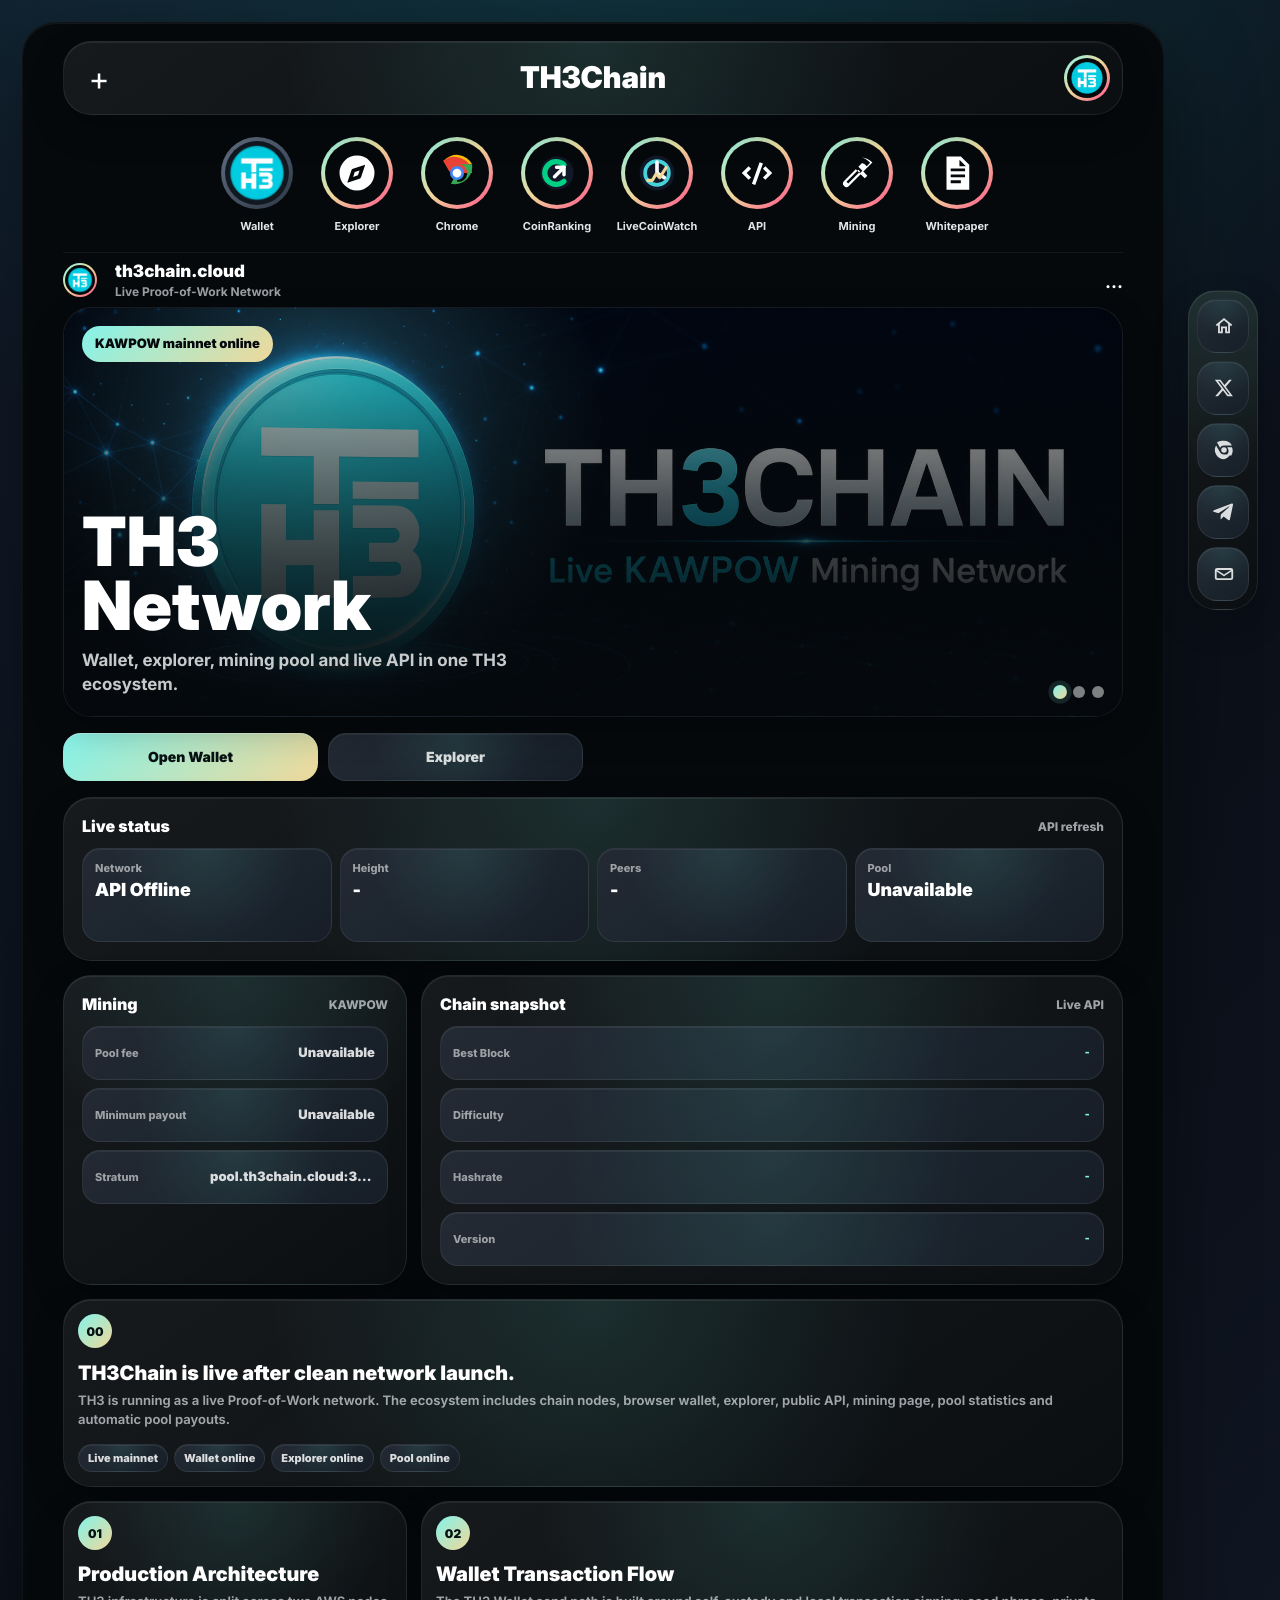
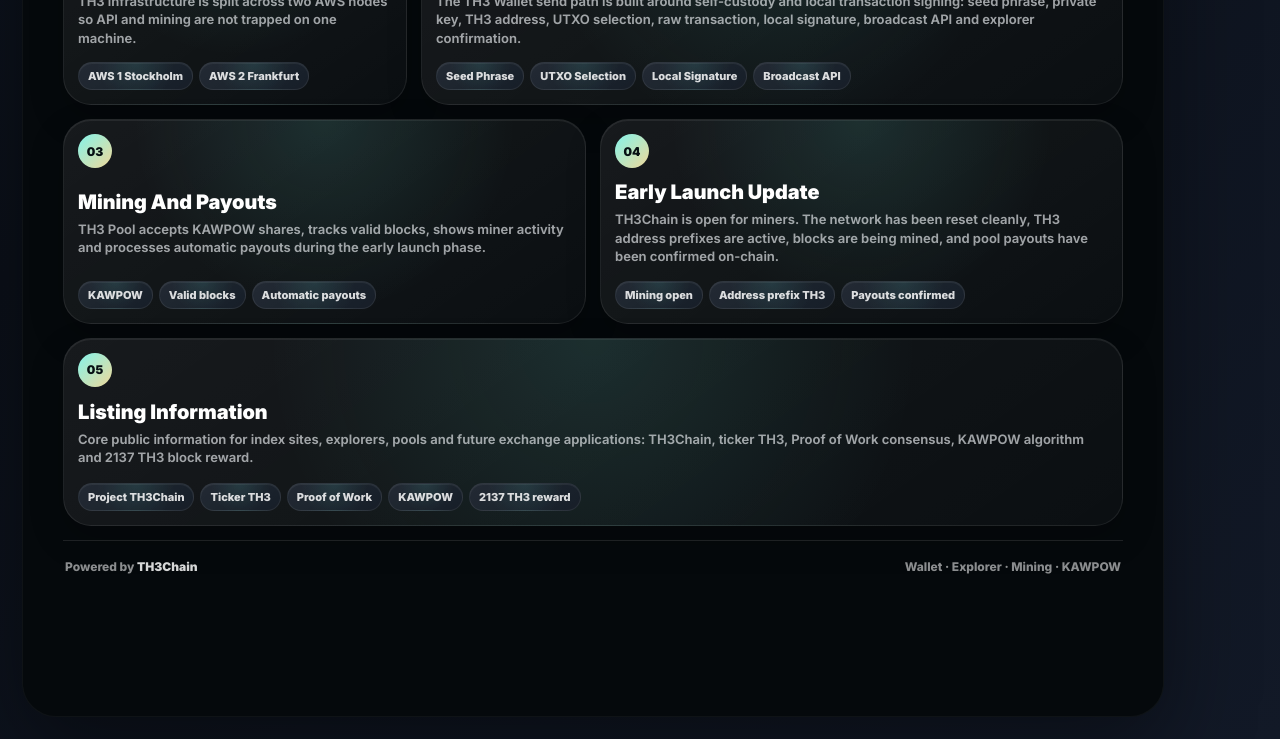
<file: index.html>
<!DOCTYPE html>
<html lang="en">
<head>
<meta charset="UTF-8">
<meta name="viewport" content="width=device-width, initial-scale=1.0">
<meta name="theme-color" content="#05090c">
<title>TH3Chain | Live Network</title>
<link rel="icon" type="image/png" href="/favicon.png">
<link rel="apple-touch-icon" href="/apple-touch-icon.png">
<meta property="og:title" content="TH3Chain">
<meta property="og:image" content="https://th3chain.cloud/assets/th3-logo.png">
<meta name="twitter:card" content="summary_large_image">
<meta name="twitter:title" content="TH3Chain">
<meta name="twitter:image" content="https://th3chain.cloud/assets/th3-logo.png">
<style>
@import url("https://fonts.googleapis.com/css2?family=Inter:wght@400;600;700;800;900&display=swap");

:root{
  color-scheme:dark;
  --page:#07111f;
  --phone:#05090c;
  --panel:#101820;
  --panel-2:#151d25;
  --line:rgba(255,255,255,.08);
  --line-strong:rgba(255,255,255,.18);
  --text:#f8fbff;
  --muted:rgba(248,251,255,.62);
  --soft:rgba(248,251,255,.42);
  --aqua:#84f3ea;
  --gold:#efd89a;
  --red:#ff6b82;
}

*{
  box-sizing:border-box;
}

html,
body{
  margin:0;
  min-height:100%;
  background:var(--page);
  color:var(--text);
  font-family:Inter,-apple-system,BlinkMacSystemFont,"Segoe UI",sans-serif;
  letter-spacing:0;
}

body{
  min-height:100dvh;
  display:grid;
  place-items:center;
  overflow-x:hidden;
  overflow-y:auto;
  background:
    radial-gradient(circle at 18% 8%, rgba(255,107,53,.35), transparent 28rem),
    radial-gradient(circle at 88% 14%, rgba(103,215,255,.32), transparent 30rem),
    radial-gradient(circle at 50% 92%, rgba(255,209,102,.13), transparent 34rem),
    linear-gradient(145deg,#0a1829 0%,#07111f 48%,#020617 100%);
  -webkit-font-smoothing:antialiased;
  text-rendering:geometricPrecision;
}

body::before{
  content:"";
  position:fixed;
  inset:0;
  z-index:-2;
  pointer-events:none;
  background:
    linear-gradient(115deg,transparent 0 44%,rgba(255,107,53,.18) 44% 45%,transparent 45% 100%),
    linear-gradient(118deg,transparent 0 50%,rgba(255,209,102,.10) 50% 50.6%,transparent 50.6% 100%),
    linear-gradient(180deg,rgba(255,255,255,.055),transparent 42%);
  mask-image:linear-gradient(to bottom,rgba(0,0,0,.9),transparent 82%);
}

body::after{
  content:"";
  position:fixed;
  inset:0;
  z-index:-1;
  pointer-events:none;
  background-image:
    linear-gradient(rgba(255,255,255,.035) 1px,transparent 1px),
    linear-gradient(90deg,rgba(255,255,255,.03) 1px,transparent 1px);
  background-size:44px 44px;
  opacity:.22;
  mask-image:radial-gradient(circle at center,black,transparent 78%);
}

a{
  color:inherit;
  text-decoration:none;
}

.phone{
  position:relative;
  width:min(390px,100vw);
  height:min(844px,100dvh);
  display:flex;
  flex-direction:column;
  overflow:hidden;
  background:var(--phone);
  border:1px solid rgba(255,255,255,.04);
  border-radius:34px;
  box-shadow:0 30px 90px rgba(0,0,0,.42), inset 0 1px 0 rgba(255,255,255,.06);
}

.topbar{
  height:86px;
  min-height:86px;
  display:grid;
  grid-template-columns:48px 1fr 48px;
  align-items:end;
  gap:8px;
  padding:0 18px 15px;
  background:var(--phone);
}

.topbar h1{
  margin:0;
  color:#fff;
  font-size:29px;
  font-weight:900;
  line-height:1;
  text-align:center;
}

.top-action{
  width:42px;
  height:42px;
  display:grid;
  place-items:center;
  border-radius:16px;
  color:#fff;
  background:transparent;
  font-size:32px;
  font-weight:400;
}

.brand-mark{
  width:42px;
  height:42px;
  justify-self:end;
  padding:3px;
  border:3px solid transparent;
  border-radius:50%;
  background:
    linear-gradient(#101820,#101820) padding-box,
    linear-gradient(140deg,#ffcc00,#ff4b00 33%,#ff0069 65%,#d300c5) border-box;
}

.stories{
  height:122px;
  min-height:122px;
  display:flex;
  gap:18px;
  overflow-x:auto;
  overflow-y:hidden;
  padding:8px 16px 13px;
  border-bottom:1px solid rgba(255,255,255,.06);
  scrollbar-width:none;
}

.stories::-webkit-scrollbar{
  display:none;
}

.story{
  width:76px;
  min-width:76px;
  display:grid;
  justify-items:center;
  align-content:start;
  gap:8px;
}

.story-ring{
  width:72px;
  height:72px;
  display:grid;
  place-items:center;
  border:4px solid transparent;
  border-radius:999px;
  color:#fff;
  background:
    linear-gradient(var(--phone),var(--phone)) padding-box,
    linear-gradient(135deg,#ff7b00,#ff185f 48%,#e600ff) border-box;
  font-size:18px;
  font-weight:900;
}

.story:first-child .story-ring{
  background:
    linear-gradient(#111820,#111820) padding-box,
    linear-gradient(140deg,#627083,#2d3745) border-box;
}

.story-ring img{
  width:58px;
  height:58px;
  object-fit:contain;
}

.story-ring svg{
  width:42px;
  height:42px;
  display:block;
}

.story strong{
  width:104px;
  overflow:hidden;
  min-height:18px;
  color:rgba(245,247,251,.92);
  font-size:11px;
  font-weight:700;
  line-height:18px;
  text-align:center;
  text-overflow:ellipsis;
  white-space:nowrap;
}

.feed{
  flex:1 1 auto;
  min-height:0;
  overflow-x:hidden;
  overflow-y:auto;
  padding-bottom:94px;
  scrollbar-width:none;
}

.feed::-webkit-scrollbar{
  display:none;
}

.post-head{
  min-height:54px;
  display:grid;
  grid-template-columns:42px 1fr 34px;
  align-items:center;
  gap:10px;
  padding:0 16px;
}

.avatar{
  width:34px;
  height:34px;
  padding:2px;
  border:2px solid transparent;
  border-radius:999px;
  background:
    linear-gradient(var(--phone),var(--phone)) padding-box,
    linear-gradient(135deg,#ff7b00,#ff185f 48%,#e600ff) border-box;
}

.post-head strong{
  display:block;
  color:#fff;
  font-size:17px;
  font-weight:900;
}

.post-head span{
  display:block;
  margin-top:2px;
  color:var(--muted);
  font-size:12px;
  font-weight:700;
}

.dots{
  color:#fff;
  font-size:24px;
  line-height:1;
  text-align:right;
}

.hero{
  padding:0 16px 16px;
}

.hero-card{
  min-height:322px;
  position:relative;
  display:flex;
  flex-direction:column;
  justify-content:space-between;
  overflow:hidden;
  padding:18px;
  border:1px solid var(--line);
  border-radius:22px;
  background:
    linear-gradient(180deg,rgba(5,9,12,.08),rgba(5,9,12,.86)),
    url("/brand/media/th3-banner.png") center/cover no-repeat;
}

.hero-slide{
  position:absolute;
  inset:0;
  display:flex;
  flex-direction:column;
  justify-content:space-between;
  padding:18px;
  color:inherit;
  background:
    linear-gradient(180deg,rgba(5,9,12,.08),rgba(5,9,12,.86)),
    url("/brand/media/th3-banner.png") center/cover no-repeat;
  opacity:0;
  transform:translateX(22px);
  pointer-events:none;
  transition:opacity .5s ease, transform .5s ease;
}

.hero-slide.is-active{
  opacity:1;
  transform:translateX(0);
  pointer-events:auto;
}

.hero-slide::before{
  content:"";
  position:absolute;
  inset:0;
  z-index:0;
  background:
    linear-gradient(180deg,rgba(5,9,12,.06),rgba(5,9,12,.82)),
    radial-gradient(circle at 24% 28%,rgba(132,243,234,.22),transparent 18rem);
  pointer-events:none;
}

.hero-slide::after{
  position:absolute;
  right:18px;
  bottom:60px;
  z-index:0;
  color:rgba(255,255,255,.12);
  font-size:42px;
  font-weight:900;
  line-height:.9;
  text-align:right;
  pointer-events:none;
}

.hero-slide-2{
  background:
    radial-gradient(circle at 18% 22%,rgba(0,208,132,.34),transparent 17rem),
    radial-gradient(circle at 82% 12%,rgba(255,255,255,.16),transparent 16rem),
    linear-gradient(135deg,#101827 0%,#111827 48%,#08251c 100%);
}

.hero-slide-2::before{
  background:
    linear-gradient(180deg,rgba(5,9,12,.10),rgba(5,9,12,.84)),
    repeating-linear-gradient(90deg,transparent 0 34px,rgba(0,208,132,.12) 34px 35px),
    repeating-linear-gradient(0deg,transparent 0 34px,rgba(255,255,255,.07) 34px 35px);
}

.hero-slide-2::after{
  content:"Coin\A Ranking";
  color:rgba(0,208,132,.20);
}

.hero-slide-3{
  background:
    radial-gradient(circle at 20% 18%,rgba(71,209,217,.32),transparent 16rem),
    radial-gradient(circle at 82% 78%,rgba(104,119,255,.24),transparent 16rem),
    linear-gradient(135deg,#101827 0%,#172033 48%,#111827 100%);
}

.hero-slide-3::before{
  background:
    linear-gradient(180deg,rgba(5,9,12,.08),rgba(5,9,12,.84)),
    linear-gradient(135deg,transparent 0 42%,rgba(71,209,217,.18) 42% 43%,transparent 43% 100%),
    repeating-linear-gradient(0deg,transparent 0 28px,rgba(255,255,255,.07) 28px 29px);
}

.hero-slide-3::after{
  content:"LiveCoin\A Watch";
  color:rgba(71,209,217,.20);
}

.hero-slide > *{
  position:relative;
  z-index:1;
}


.hero-dots{
  position:absolute;
  right:18px;
  bottom:18px;
  z-index:10;
  display:flex;
  gap:7px;
  pointer-events:auto;
}

.hero-dots button{
  width:12px;
  height:12px;
  border:0;
  padding:0;
  border-radius:999px;
  background:rgba(255,255,255,.48);
  cursor:pointer;
  transition:background .3s ease, transform .3s ease, box-shadow .3s ease;
}

.hero-dots button.is-active{
  background:linear-gradient(135deg,var(--aqua),var(--gold));
  box-shadow:0 0 0 4px rgba(132,243,234,.12);
  transform:scale(1.16);
}

.livecoinwatch-ring svg{
  width:44px;
  height:44px;
}

.badge{
  width:max-content;
  max-width:100%;
  min-height:36px;
  display:inline-flex;
  align-items:center;
  padding:0 13px;
  border-radius:999px;
  color:#05090c;
  background:linear-gradient(135deg,var(--aqua),var(--gold));
  font-size:13px;
  font-weight:900;
}

.hero-card h2{
  margin:0;
  color:#fff;
  font-size:42px;
  line-height:.95;
  font-weight:900;
}

.hero-card p{
  max-width:292px;
  margin:10px 0 0;
  color:rgba(255,255,255,.78);
  font-size:14px;
  font-weight:700;
  line-height:1.35;
}

.actions{
  display:grid;
  grid-template-columns:1fr 1fr;
  gap:10px;
  padding:0 16px 14px;
}

.button{
  min-height:48px;
  display:flex;
  align-items:center;
  justify-content:center;
  padding:0 14px;
  border:1px solid var(--line);
  border-radius:18px;
  color:#fff;
  background:var(--panel-2);
  font-size:14px;
  font-weight:900;
}

.button.primary{
  color:#05090c;
  border:0;
  background:linear-gradient(135deg,var(--aqua),var(--gold));
}

.stack{
  display:grid;
  gap:10px;
  padding:0 16px 16px;
}

.card,
.feature-card{
  border:1px solid var(--line);
  border-radius:28px;
  background:var(--panel);
}

.card-inner{
  padding:14px;
}

.card-title{
  display:flex;
  align-items:center;
  justify-content:space-between;
  gap:12px;
  margin-bottom:12px;
}

.card-title strong{
  color:#fff;
  font-size:16px;
  font-weight:900;
}

.card-title span{
  color:var(--muted);
  font-size:12px;
  font-weight:800;
}

.live-grid{
  display:grid;
  grid-template-columns:1fr 1fr;
  gap:8px;
}

.stat{
  min-width:0;
  min-height:76px;
  padding:12px;
  border-radius:18px;
  background:var(--panel-2);
}

.stat span,
.row span{
  display:block;
  color:rgba(255,255,255,.56);
  font-size:11px;
  font-weight:800;
}

.stat strong,
.row strong{
  display:block;
  max-width:100%;
  margin-top:6px;
  overflow:hidden;
  color:#fff;
  font-size:18px;
  font-weight:900;
  line-height:1.1;
  text-overflow:ellipsis;
  white-space:nowrap;
}

.live-value{
  color:#fff;
  font-size:18px;
}

.status-online{
  color:var(--aqua);
}

.status-warn{
  color:var(--gold);
}

.status-offline{
  color:var(--red);
}

.rows{
  display:grid;
  gap:8px;
}

.feature-card{
  min-height:188px;
  display:flex;
  flex-direction:column;
  justify-content:space-between;
  gap:14px;
  padding:14px;
}

.feature-card b{
  width:34px;
  height:34px;
  display:grid;
  place-items:center;
  border-radius:50%;
  color:#071013;
  background:linear-gradient(135deg,#84f3ea,#efd89a);
  font-size:12px;
  font-weight:950;
}

.feature-card h3{
  margin:0;
  color:#fff;
  font-size:20px;
  line-height:1.05;
  font-weight:900;
}

.feature-card p{
  margin:8px 0 0;
  color:rgba(248,251,255,.62);
  font-size:13px;
  font-weight:650;
  line-height:1.42;
}

.feature-card .mini-list{
  display:flex;
  flex-wrap:wrap;
  gap:6px;
}

.mini-list span{
  min-height:28px;
  display:inline-flex;
  align-items:center;
  padding:0 9px;
  border:1px solid rgba(255,255,255,.075);
  border-radius:999px;
  color:rgba(255,255,255,.72);
  background:#05090c;
  font-size:11px;
  font-weight:850;
}

.row{
  min-height:54px;
  display:grid;
  grid-template-columns:minmax(0,1fr) minmax(0,165px);
  align-items:center;
  gap:10px;
  padding:10px 12px;
  border-radius:18px;
  background:var(--panel-2);
}

.row strong{
  margin-top:0;
  color:rgba(255,255,255,.84);
  font-size:13px;
  text-align:right;
}

.code{
  color:var(--aqua) !important;
  font-family:ui-monospace,SFMono-Regular,Menlo,Consolas,monospace;
}

.powered-footer{
  display:flex;
  align-items:center;
  justify-content:space-between;
  gap:14px;
  padding:18px 2px 4px;
  border-top:1px solid rgba(255,255,255,.10);
  color:rgba(255,255,255,.54);
  font-size:12px;
  font-weight:800;
}

.powered-footer strong{
  color:rgba(255,255,255,.84);
  font-weight:900;
}

.powered-footer span{
  overflow:hidden;
  text-overflow:ellipsis;
  white-space:nowrap;
}

.dock{
  position:absolute;
  left:50%;
  bottom:18px;
  z-index:20;
  width:calc(100% - 38px);
  min-height:70px;
  transform:translateX(-50%);
  display:grid;
  grid-template-columns:repeat(5,minmax(0,1fr));
  gap:8px;
  padding:8px;
  border:1px solid var(--line-strong);
  border-radius:28px;
  background:rgba(14,20,24,.88);
  box-shadow:0 24px 64px rgba(0,0,0,.36), inset 0 1px 0 rgba(255,255,255,.18);
  backdrop-filter:blur(28px) saturate(170%);
  -webkit-backdrop-filter:blur(28px) saturate(170%);
}

.dock a{
  min-width:0;
  min-height:52px;
  display:grid;
  place-items:center;
  border-radius:20px;
  color:rgba(255,255,255,.72);
  font-size:22px;
  font-weight:900;
}

.dock a.active{
  color:#061113;
  background:linear-gradient(145deg,rgba(255,255,255,.96),rgba(126,232,220,.90) 58%,rgba(255,213,148,.88));
}

.social-rail{
  display:none;
}

.rail-link svg{
  width:22px;
  height:22px;
  display:block;
  fill:currentColor;
}

.rail-label{
  display:none;
}

.menu-toggle{
  display:none;
}

@media (min-width:900px){
  body{
    --desktop-pad:22px;
    --rail-width:70px;
    --rail-gap:24px;
    --desktop-shell:calc(1180px + var(--rail-gap) + var(--rail-width));
    --rail-right:max(var(--desktop-pad),calc((100vw - var(--desktop-shell)) / 2));
    display:block;
    min-height:100dvh;
    padding:22px 0;
    overflow-y:auto;
    background:
      radial-gradient(circle at 50% -10%, rgba(22,234,222,.16), transparent 34%),
      linear-gradient(135deg,#111b2a 0%,#0b1019 52%,#121927 100%);
  }

  .phone{
    width:min(1180px,calc(100vw - var(--rail-right) - var(--rail-right) - var(--rail-width) - var(--rail-gap)));
    min-height:calc(100dvh - 44px);
    height:auto;
    margin-left:auto;
    margin-right:calc(var(--rail-right) + var(--rail-width) + var(--rail-gap));
    border-radius:34px;
    background:#05090c;
    border:1px solid rgba(255,255,255,.04);
    box-shadow:0 30px 90px rgba(0,0,0,.42), inset 0 1px 0 rgba(255,255,255,.06);
  }

  .topbar{
    width:min(1060px,calc(100% - 40px));
    height:74px;
    min-height:74px;
    margin:18px auto 0;
    grid-template-columns:54px 1fr 54px;
    align-items:center;
    padding:8px 12px;
    border:1px solid var(--line-strong);
    border-radius:28px;
    background:rgba(15,23,31,.88);
    box-shadow:0 24px 64px rgba(0,0,0,.30), inset 0 1px 0 rgba(255,255,255,.16);
    backdrop-filter:blur(28px) saturate(170%);
    -webkit-backdrop-filter:blur(28px) saturate(170%);
  }

  .topbar h1{
    font-size:30px;
  }

  .top-action,
  .brand-mark{
    width:46px;
    height:46px;
    border-radius:50%;
  }

  .stories{
    width:min(1060px,calc(100% - 40px));
    height:124px;
    min-height:124px;
    margin:14px auto 0;
    justify-content:center;
    gap:24px;
    padding:8px 0 18px;
    overflow:visible;
  }

  .feed{
    width:min(1060px,calc(100% - 40px));
    margin:0 auto;
    padding-bottom:110px;
    overflow:visible;
  }

  .post-head{
    padding:0;
  }

  .hero{
    padding:0 0 16px;
  }

  .hero-card{
    min-height:410px;
    padding:28px;
    border-radius:28px;
    background:
      linear-gradient(90deg,rgba(5,9,12,.82),rgba(5,9,12,.22) 58%,rgba(5,9,12,.72)),
      url("/brand/media/th3-banner.png") center/cover no-repeat;
  }

  .hero-card h2{
    font-size:68px;
  }

  .hero-card p{
    max-width:480px;
    font-size:17px;
    line-height:1.45;
  }

  .actions{
    width:520px;
    max-width:100%;
    padding:0 0 16px;
  }

  .stack{
    grid-template-columns:repeat(12,minmax(0,1fr));
    gap:14px;
    padding:0 0 28px;
  }

  .stack > .card,
  .stack > .feature-card{
    grid-column:span 6;
  }

  .card{
    border-radius:28px;
  }

  .card-inner{
    padding:18px;
  }

  .live-grid{
    grid-template-columns:repeat(4,minmax(0,1fr));
  }

  .stat{
    min-height:94px;
  }

  .stack .card:first-child{
    grid-column:1 / -1;
  }

  .powered-footer{
    grid-column:1 / -1;
  }

  .card.full,
  .feature-card.full{
    grid-column:1 / -1;
  }

  .card.third,
  .feature-card.third{
    grid-column:span 4;
  }

  .card.two-third,
  .feature-card.two-third{
    grid-column:span 8;
  }

  .card.half,
  .feature-card.half{
    grid-column:span 6;
  }

  .dock{
    display:none;
  }

  .social-rail{
    position:fixed;
    top:50%;
    right:var(--rail-right);
    bottom:auto;
    left:auto;
    width:var(--rail-width);
    min-height:0;
    transform:translateY(-50%);
    z-index:20;
    display:grid;
    grid-template-columns:1fr;
    gap:8px;
    padding:8px;
    border:1px solid var(--line-strong);
    border-radius:28px;
    background:rgba(14,20,24,.88);
    box-shadow:0 24px 64px rgba(0,0,0,.36), inset 0 1px 0 rgba(255,255,255,.18);
    backdrop-filter:blur(28px) saturate(170%);
    -webkit-backdrop-filter:blur(28px) saturate(170%);
  }

  .social-rail .rail-link{
    width:52px;
    min-height:52px;
    display:flex;
    align-items:center;
    justify-content:flex-start;
    gap:10px;
    overflow:hidden;
    border-radius:20px;
    color:rgba(255,255,255,.72);
    transition:width .18s ease, background .18s ease, color .18s ease, padding .18s ease;
  }

  .social-rail .rail-link:hover{
    width:148px;
    padding-right:14px;
    color:#fff;
    background:rgba(255,255,255,.08);
  }

  .rail-icon{
    width:52px;
    height:52px;
    flex:0 0 52px;
    display:grid;
    place-items:center;
  }

  .rail-label{
    display:block;
    color:#fff;
    font-size:13px;
    font-weight:900;
    white-space:nowrap;
  }
}

@media (max-width:420px){
  .phone{
    border-radius:0;
  }

  .hero-card{
    min-height:312px;
  }
}

/* FINAL WALLET COLOR MATCH */
body{
  background:
    radial-gradient(circle at 50% -10%, rgba(22,234,222,.16), transparent 34%),
    linear-gradient(135deg,#111b2a 0%,#0b1019 52%,#121927 100%);
}

body::before{
  background:
    linear-gradient(115deg,transparent 0 44%,rgba(255,107,53,.10) 44% 45%,transparent 45% 100%),
    linear-gradient(118deg,transparent 0 50%,rgba(255,209,102,.06) 50% 50.6%,transparent 50.6% 100%),
    linear-gradient(180deg,rgba(255,255,255,.045),transparent 42%);
}

.phone{
  background:#05090c;
}

.topbar,
.stories,
.feed{
  background:#05090c;
}

.topbar,
.card,
.feature-card,
.dock,
.social-rail{
  border-color:rgba(255,255,255,.08);
  background:
    radial-gradient(circle at 50% 0%, rgba(111,242,231,.11), transparent 58%),
    linear-gradient(145deg, rgba(255,255,255,.07), rgba(255,255,255,.025)),
    #05090c;
  box-shadow:
    inset 0 1px 0 rgba(255,255,255,.07),
    0 14px 34px rgba(0,0,0,.22);
}

.stat,
.row,
.mini-list span,
.button,
.social-rail .rail-link{
  color:rgba(255,255,255,.84);
  border:1px solid rgba(255,255,255,.075);
  background:
    radial-gradient(circle at 50% 0%, rgba(111,242,231,.10), transparent 62%),
    linear-gradient(145deg, rgba(255,255,255,.075), rgba(255,255,255,.025)),
    #111923;
  box-shadow:inset 0 1px 0 rgba(255,255,255,.06);
}

.button.primary,
.dock a.active,
.dock a.active{
  color:#071013;
  background:linear-gradient(135deg,#84f3ea,#efd89a);
  box-shadow:inset 0 1px 0 rgba(255,255,255,.35);
}

.story-ring,
.avatar{
  background:
    linear-gradient(#05090c,#05090c) padding-box,
    linear-gradient(135deg,#84f3ea 0%,#efd89a 48%,#ff4f8a 100%) border-box;
}

.brand-mark{
  background:
    linear-gradient(#05090c,#05090c) padding-box,
    linear-gradient(135deg,#84f3ea 0%,#efd89a 48%,#ff4f8a 100%) border-box;
}

.stories{
  border-bottom-color:rgba(255,255,255,.06);
}

.hero-card{
  border-color:rgba(255,255,255,.08);
  box-shadow:
    inset 0 1px 0 rgba(255,255,255,.07),
    0 14px 34px rgba(0,0,0,.22);
}

@media (min-width:900px){
  body{
    background:
      radial-gradient(circle at 50% -10%, rgba(22,234,222,.16), transparent 34%),
      linear-gradient(135deg,#111b2a 0%,#0b1019 52%,#121927 100%);
  }

  .topbar,
  .social-rail{
    border-color:rgba(255,255,255,.08);
    background:
      radial-gradient(circle at 50% 0%, rgba(111,242,231,.11), transparent 58%),
      linear-gradient(145deg, rgba(255,255,255,.07), rgba(255,255,255,.025)),
      #05090c;
    box-shadow:
      inset 0 1px 0 rgba(255,255,255,.07),
      0 14px 34px rgba(0,0,0,.22);
  }

  .social-rail .rail-link:hover{
    color:#071013;
    background:linear-gradient(135deg,#84f3ea,#efd89a);
  }

  .social-rail .rail-link:hover .rail-label{
    color:#071013;
  }
}

/* TH3 invisible native scrollbars */
html,
body,
*{
  scrollbar-width:none;
  -ms-overflow-style:none;
}

*::-webkit-scrollbar{
  width:0;
  height:0;
  display:none;
}
</style>
</head>
<body>
<main class="phone">
  <header class="topbar">
    <a class="top-action" href="https://github.com/mathyias/TH3Coin" target="_blank" rel="noreferrer" aria-label="TH3 source">+</a>
    <h1>TH3Chain</h1>
    <img class="brand-mark" src="/assets/th3-logo.png" alt="TH3Chain">
  </header>

  <nav class="stories" aria-label="TH3 links">
    <a class="story" href="https://wallet.th3chain.cloud">
      <span class="story-ring"><img src="/assets/th3-logo.png" alt=""></span>
      <strong>Wallet</strong>
    </a>
    <a class="story" href="https://explorer.th3chain.cloud">
      <span class="story-ring">
        <svg viewBox="0 0 24 24" aria-hidden="true">
          <path fill="currentColor" d="M12 2a10 10 0 1 0 0 20 10 10 0 0 0 0-20Zm4.7 5.3-2.34 7.03a1.4 1.4 0 0 1-.9.9L6.43 17.57l2.34-7.03a1.4 1.4 0 0 1 .9-.9L16.7 7.3Zm-3.24 3.24-2.76.92-.92 2.76 2.76-.92.92-2.76Z"/>
        </svg>
      </span>
      <strong>Explorer</strong>
    </a>
    <a class="story" href="https://chromewebstore.google.com/detail/th3-wallet/kngpfocihoddeicehgikkgjbpkfnpial" target="_blank" rel="noreferrer">
      <span class="story-ring">
        <svg viewBox="0 0 24 24" aria-hidden="true">
          <path fill="#fbbc05" d="M12 12 4.15 5.2A10 10 0 0 1 20.66 7H12Z"/>
          <path fill="#ea4335" d="M12 12h8.66A10 10 0 0 0 4.15 5.2l3.52 6.1A5 5 0 0 1 12 12Z"/>
          <path fill="#34a853" d="M12 12 8.48 18.1A10 10 0 0 0 20.66 7H13.6A5 5 0 0 1 12 17Z"/>
          <path fill="#4285f4" d="M12 16a4 4 0 1 0 0-8 4 4 0 0 0 0 8Z"/>
          <path fill="#fff" d="M12 14.5a2.5 2.5 0 1 0 0-5 2.5 2.5 0 0 0 0 5Z"/>
        </svg>
      </span>
      <strong>Chrome</strong>
    </a>
    <a class="story" href="https://coinranking.com/coin/jFx1j88Fo+th3chain-th3" target="_blank" rel="noreferrer">
      <span class="story-ring">
        <svg viewBox="0 0 48 48" aria-hidden="true">
          <circle cx="24" cy="24" r="19" fill="#111827"/>
          <path d="M31.9 14.5a13 13 0 1 0 0 19" fill="none" stroke="#00d084" stroke-width="6" stroke-linecap="round"/>
          <path d="M23.5 17.5h8.5v8.5" fill="none" stroke="#fff" stroke-width="4" stroke-linecap="round" stroke-linejoin="round"/>
          <path d="M32 17.5 21.2 28.3" fill="none" stroke="#fff" stroke-width="4" stroke-linecap="round"/>
        </svg>
      </span>
      <strong>CoinRanking</strong>
    </a>
    <a class="story" href="https://www.livecoinwatch.com/price/TH3Chain-TH3" target="_blank" rel="noreferrer">
      <span class="story-ring livecoinwatch-ring" aria-hidden="true">
        <svg viewBox="0 0 48 48" focusable="false">
          <circle cx="24" cy="24" r="19" fill="#111827"/>
          <circle cx="24" cy="24" r="13" fill="none" stroke="#47d1d9" stroke-width="4"/>
          <path d="M24 12v12l8 5" fill="none" stroke="#f8fbff" stroke-width="4" stroke-linecap="round" stroke-linejoin="round"/>
          <path d="M14 32h5l4-7 4 4 7-11" fill="none" stroke="#efd89a" stroke-width="3.4" stroke-linecap="round" stroke-linejoin="round"/>
        </svg>
      </span>
      <strong>LiveCoinWatch</strong>
    </a>
    <a class="story" href="https://api.th3chain.cloud/" target="_blank" rel="noreferrer">
      <span class="story-ring api-ring" aria-hidden="true">
        <svg viewBox="0 0 24 24" focusable="false">
          <path fill="currentColor" d="M7.2 8.1 3.3 12l3.9 3.9 1.4-1.4L6.1 12l2.5-2.5-1.4-1.4Zm9.6 0-1.4 1.4 2.5 2.5-2.5 2.5 1.4 1.4 3.9-3.9-3.9-3.9ZM13.5 5.8 9.1 18.2l1.9.7 4.4-12.4-1.9-.7Z"/>
        </svg>
      </span>
      <strong>API</strong>
    </a>
    <a class="story" href="https://pool.th3chain.cloud">
      <span class="story-ring mining-ring" aria-hidden="true">
        <svg viewBox="0 0 24 24" focusable="false">
          <path fill="currentColor" d="M14.7 3.2c1.9.5 3.5 1.5 4.8 3l-1.9 1.9c-.7-.8-1.6-1.4-2.7-1.8l-2.1 2.1 2.3 2.3-1.5 1.5-2.3-2.3-6.7 6.7a2 2 0 0 0 0 2.8 2 2 0 0 0 2.8 0l6.7-6.7 2.3 2.3 1.5-1.5-2.3-2.3 5.2-5.2A11.2 11.2 0 0 0 14.7 3.2ZM7 18l-1-1 6.8-6.8 1 1L7 18Z"/>
        </svg>
      </span>
      <strong>Mining</strong>
    </a>
    <a class="story" href="/whitepaper.html">
      <span class="story-ring paper-ring" aria-hidden="true">
        <svg viewBox="0 0 24 24" focusable="false">
          <path fill="currentColor" d="M6 2.5h8.2L19 7.3V21.5H6V2.5Zm7.4 1.9v3.7h3.7L13.4 4.4ZM8.4 11h8.2V9.4H8.4V11Zm0 3.4h8.2v-1.6H8.4v1.6Zm0 3.4h5.8v-1.6H8.4v1.6Z"/>
        </svg>
      </span>
      <strong>Whitepaper</strong>
    </a>
  </nav>

  <section class="feed">
    <div class="post-head">
      <img class="avatar" src="/assets/th3-logo.png" alt="">
      <div>
        <strong>th3chain.cloud</strong>
        <span>Live Proof-of-Work Network</span>
      </div>
      <div class="dots">...</div>
    </div>

    <section class="hero">
      <div class="hero-card hero-slider" aria-label="TH3 news">
        <a class="hero-slide hero-slide-1 is-active" href="https://wallet.th3chain.cloud">
          <span class="badge">KAWPOW mainnet online</span>
          <div>
            <h2>TH3<br>Network</h2>
            <p>Wallet, explorer, mining pool and live API in one TH3 ecosystem.</p>
          </div>
        </a>
        <a class="hero-slide hero-slide-2" href="https://coinranking.com/coin/jFx1j88Fo+th3chain-th3" target="_blank" rel="noreferrer">
          <span class="badge">CoinRanking listing live</span>
          <div>
            <h2>TH3<br>Listed</h2>
            <p>TH3Chain is visible on CoinRanking with public project data and live ecosystem links.</p>
          </div>
        </a>
        <a class="hero-slide hero-slide-3" href="https://www.livecoinwatch.com/price/TH3Chain-TH3" target="_blank" rel="noreferrer">
          <span class="badge">LiveCoinWatch listing live</span>
          <div>
            <h2>Live<br>Watch</h2>
            <p>TH3Chain is now listed on LiveCoinWatch with supply, markets and explorer references.</p>
          </div>
        </a>
        <div class="hero-dots" aria-label="News slides"><button class="is-active" type="button" aria-label="Network news"></button><button type="button" aria-label="CoinRanking news"></button><button type="button" aria-label="LiveCoinWatch news"></button></div>
      </div>
    </section>

    <div class="actions">
      <a class="button primary" href="https://wallet.th3chain.cloud">Open Wallet</a>
      <a class="button" href="https://explorer.th3chain.cloud">Explorer</a>
    </div>

    <section class="stack" id="network">
      <article class="card card-inner full">
        <div class="card-title">
          <strong>Live status</strong>
          <span>API refresh</span>
        </div>
        <div class="live-grid">
          <div class="stat"><span>Network</span><strong class="live-value status-warn" id="statusValue">Loading</strong></div>
          <div class="stat"><span>Height</span><strong class="live-value" id="heightValue">-</strong></div>
          <div class="stat"><span>Peers</span><strong class="live-value" id="peersValue">-</strong></div>
          <div class="stat"><span>Pool</span><strong class="live-value" id="poolValue">Checking</strong></div>
        </div>
      </article>

      <article class="card card-inner third">
        <div class="card-title">
          <strong>Mining</strong>
          <span>KAWPOW</span>
        </div>
        <div class="rows">
          <div class="row"><span>Pool fee</span><strong id="poolFeeText">Checking...</strong></div>
          <div class="row"><span>Minimum payout</span><strong id="minPayoutText">Checking...</strong></div>
          <div class="row"><span>Stratum</span><strong>pool.th3chain.cloud:3333</strong></div>
        </div>
      </article>

      <article class="card card-inner two-third">
        <div class="card-title">
          <strong>Chain snapshot</strong>
          <span>Live API</span>
        </div>
        <div class="rows">
          <div class="row"><span>Best Block</span><strong class="code" id="bestblockValue">-</strong></div>
          <div class="row"><span>Difficulty</span><strong class="code" id="difficultyValue">-</strong></div>
          <div class="row"><span>Hashrate</span><strong class="code" id="hashrateValue">-</strong></div>
          <div class="row"><span>Version</span><strong class="code" id="versionValue">-</strong></div>
        </div>
      </article>

      <article class="feature-card full">
        <b>00</b>
        <div>
          <h3>TH3Chain is live after clean network launch.</h3>
          <p>TH3 is running as a live Proof-of-Work network. The ecosystem includes chain nodes, browser wallet, explorer, public API, mining page, pool statistics and automatic pool payouts.</p>
        </div>
        <div class="mini-list"><span>Live mainnet</span><span>Wallet online</span><span>Explorer online</span><span>Pool online</span></div>
      </article>

      <article class="feature-card third">
        <b>01</b>
        <div>
          <h3>Production Architecture</h3>
          <p>TH3 infrastructure is split across two AWS nodes so API and mining are not trapped on one machine.</p>
        </div>
        <div class="mini-list"><span>AWS 1 Stockholm</span><span>AWS 2 Frankfurt</span></div>
      </article>

      <article class="feature-card two-third">
        <b>02</b>
        <div>
          <h3>Wallet Transaction Flow</h3>
          <p>The TH3 Wallet send path is built around self-custody and local transaction signing: seed phrase, private key, TH3 address, UTXO selection, raw transaction, local signature, broadcast API and explorer confirmation.</p>
        </div>
        <div class="mini-list"><span>Seed Phrase</span><span>UTXO Selection</span><span>Local Signature</span><span>Broadcast API</span></div>
      </article>

      <article class="feature-card half">
        <b>03</b>
        <div>
          <h3>Mining And Payouts</h3>
          <p>TH3 Pool accepts KAWPOW shares, tracks valid blocks, shows miner activity and processes automatic payouts during the early launch phase.</p>
        </div>
        <div class="mini-list"><span>KAWPOW</span><span>Valid blocks</span><span>Automatic payouts</span></div>
      </article>

      <article class="feature-card half">
        <b>04</b>
        <div>
          <h3>Early Launch Update</h3>
          <p>TH3Chain is open for miners. The network has been reset cleanly, TH3 address prefixes are active, blocks are being mined, and pool payouts have been confirmed on-chain.</p>
        </div>
        <div class="mini-list"><span>Mining open</span><span>Address prefix TH3</span><span>Payouts confirmed</span></div>
      </article>

      <article class="feature-card full">
        <b>05</b>
        <div>
          <h3>Listing Information</h3>
          <p>Core public information for index sites, explorers, pools and future exchange applications: TH3Chain, ticker TH3, Proof of Work consensus, KAWPOW algorithm and 2137 TH3 block reward.</p>
        </div>
        <div class="mini-list"><span>Project TH3Chain</span><span>Ticker TH3</span><span>Proof of Work</span><span>KAWPOW</span><span>2137 TH3 reward</span></div>
      </article>

      <footer class="powered-footer">
        <span>Powered by <strong>TH3Chain</strong></span>
        <span>Wallet · Explorer · Mining · KAWPOW</span>
      </footer>
    </section>
  </section>

  <button class="menu-toggle" id="menuToggle" type="button" aria-expanded="false">Menu</button>
  <nav class="dock nav-links" id="navLinks" aria-label="Main navigation">
    <a class="active" href="/" aria-label="Home">⌂</a>
    <a href="https://wallet.th3chain.cloud" aria-label="Wallet">▣</a>
    <a href="https://explorer.th3chain.cloud" aria-label="Explorer">⌕</a>
    <a href="https://pool.th3chain.cloud" aria-label="Mining">↯</a>
    <a href="https://t.me/TH3ChainCloud" target="_blank" rel="noreferrer" aria-label="Telegram">◎</a>
  </nav>

  <aside class="social-rail" aria-label="TH3 social links">
    <a class="rail-link" href="https://th3chain.cloud" target="_blank" rel="noreferrer" aria-label="Main page">
      <span class="rail-icon" aria-hidden="true">
        <svg viewBox="0 0 24 24" focusable="false">
          <path d="M12 3.2 3 10.6l1.28 1.54L5.5 11.13V20h5.25v-5.5h2.5V20h5.25v-8.87l1.22 1.01L21 10.6 12 3.2Zm4.5 14.8h-1.25v-5.5h-6.5V18H7.5v-8.52L12 5.78l4.5 3.7V18Z"/>
        </svg>
      </span>
      <span class="rail-label">Main Page</span>
    </a>

    <a class="rail-link" href="https://x.com/TH3ChainCloud" target="_blank" rel="noreferrer" aria-label="Twitter">
      <span class="rail-icon" aria-hidden="true">
        <svg viewBox="0 0 24 24" focusable="false">
          <path d="M17.53 3h3.02l-6.6 7.55L21.7 21h-6.08l-4.76-6.22L5.42 21H2.38l7.06-8.07L2 3h6.23l4.3 5.69L17.53 3Zm-1.06 16.16h1.67L7.32 4.74H5.53l10.94 14.42Z"/>
        </svg>
      </span>
      <span class="rail-label">Twitter</span>
    </a>

    <a class="rail-link" href="https://chromewebstore.google.com/detail/th3-wallet/kngpfocihoddeicehgikkgjbpkfnpial" target="_blank" rel="noreferrer" aria-label="Chrome">
      <span class="rail-icon" aria-hidden="true">
        <svg viewBox="0 0 24 24" focusable="false">
          <path d="M12 2a10 10 0 0 1 8.66 5H12a5 5 0 0 0-4.33 2.5L4.3 3.66A9.96 9.96 0 0 1 12 2Zm0 20a10 10 0 0 1-8.66-15l4.33 7.5A5 5 0 0 0 12 17h6.74A9.98 9.98 0 0 1 12 22Zm8.66-13A10 10 0 0 1 20 18h-8a5 5 0 0 0 4.33-7.5L15.46 9h5.2ZM12 9a3 3 0 1 1 0 6 3 3 0 0 1 0-6Z"/>
        </svg>
      </span>
      <span class="rail-label">Chrome</span>
    </a>

    <a class="rail-link" href="https://t.me/TH3ChainCloud" target="_blank" rel="noreferrer" aria-label="Telegram">
      <span class="rail-icon" aria-hidden="true">
        <svg viewBox="0 0 24 24" focusable="false">
          <path d="M21.78 4.36 18.5 19.82c-.25 1.1-.9 1.36-1.82.85l-5.02-3.7-2.42 2.33c-.27.27-.5.5-1.03.5l.37-5.1 9.28-8.39c.4-.36-.09-.56-.62-.2L5.77 13.34.83 11.8c-1.07-.34-1.09-1.07.22-1.58L20.4 2.76c.9-.33 1.68.2 1.38 1.6Z"/>
        </svg>
      </span>
      <span class="rail-label">Telegram</span>
    </a>

    <a class="rail-link" href="mailto:contact@th3chain.cloud" aria-label="Contact">
      <span class="rail-icon" aria-hidden="true">
        <svg viewBox="0 0 24 24" focusable="false">
          <path d="M4.5 5.5h15A2.5 2.5 0 0 1 22 8v8a2.5 2.5 0 0 1-2.5 2.5h-15A2.5 2.5 0 0 1 2 16V8a2.5 2.5 0 0 1 2.5-2.5Zm0 2 7.5 5.05L19.5 7.5h-15Zm15 9A.5.5 0 0 0 20 16V9.28l-7.44 5.02a1 1 0 0 1-1.12 0L4 9.28V16a.5.5 0 0 0 .5.5h15Z"/>
        </svg>
      </span>
      <span class="rail-label">Contact</span>
    </a>
  </aside>
</main>

<script>
const NETWORK_API = 'https://api.th3chain.cloud/api/network';

function initHeroNews(){
  const sliders = document.querySelectorAll('.hero-slider');
  sliders.forEach((slider) => {
    const slides = Array.from(slider.querySelectorAll('.hero-slide'));
    const dots = Array.from(slider.querySelectorAll('.hero-dots button'));
    if(!slides.length || !dots.length) return;

    let index = Math.max(0, slides.findIndex((slide) => slide.classList.contains('is-active')));
    let timer;
    const setActive = (next) => {
      index = (next + slides.length) % slides.length;
      slides.forEach((slide, i) => slide.classList.toggle('is-active', i === index));
      dots.forEach((dot, i) => dot.classList.toggle('is-active', i === index));
    };
    const start = () => {
      clearInterval(timer);
      timer = setInterval(() => setActive(index + 1), 5000);
    };

    dots.forEach((dot, i) => dot.addEventListener('click', (event) => {
      event.preventDefault();
      event.stopPropagation();
      setActive(i);
      start();
    }));
    setActive(index);
    start();
  });
}

const POOL_API = 'https://pool.th3chain.cloud/api/pool/stats';

const setText = (id, value) => {
  const el = document.getElementById(id);
  if(el) el.textContent = value;
};

const setLiveClass = (id, className) => {
  const el = document.getElementById(id);
  if(el) el.className = className;
};

async function loadNetwork(){
  try{
    const res = await fetch(NETWORK_API);
    if(!res.ok) throw new Error('Network API unavailable');

    const data = await res.json();

    setText('statusValue', 'Online');
    setLiveClass('statusValue', 'live-value status-online');
    setText('heightValue', data.height ?? '-');
    setText('peersValue', data.peers ?? '-');
    setText('bestblockValue', data.bestblock || '-');
    setText('difficultyValue', data.difficulty ?? '-');
    setText('hashrateValue', Number(data.hashrate || 0).toExponential(2));
    setText('versionValue', data.version || '-');
  }catch(e){
    setText('statusValue', 'API Offline');
    setLiveClass('statusValue', 'live-value status-offline');
  }
}

async function loadPool(){
  try{
    const res = await fetch(POOL_API);
    if(!res.ok) throw new Error('Pool API unavailable');

    const data = await res.json();

    setText('poolValue', data.online ? 'Online' : 'Offline');
    setLiveClass('poolValue', data.online ? 'live-value status-online' : 'live-value status-offline');
    setText('poolFeeText', `${data.poolFeePercent ?? '-'}%`);
    setText('minPayoutText', `${data.minPayout ?? '-'} TH3`);
  }catch(e){
    setText('poolValue', 'Unavailable');
    setLiveClass('poolValue', 'live-value status-offline');
    setText('poolFeeText', 'Unavailable');
    setText('minPayoutText', 'Unavailable');
  }
}

initHeroNews();
loadNetwork();
loadPool();
setInterval(loadNetwork, 15000);
setInterval(loadPool, 15000);
</script>
</body>
</html>
</file>
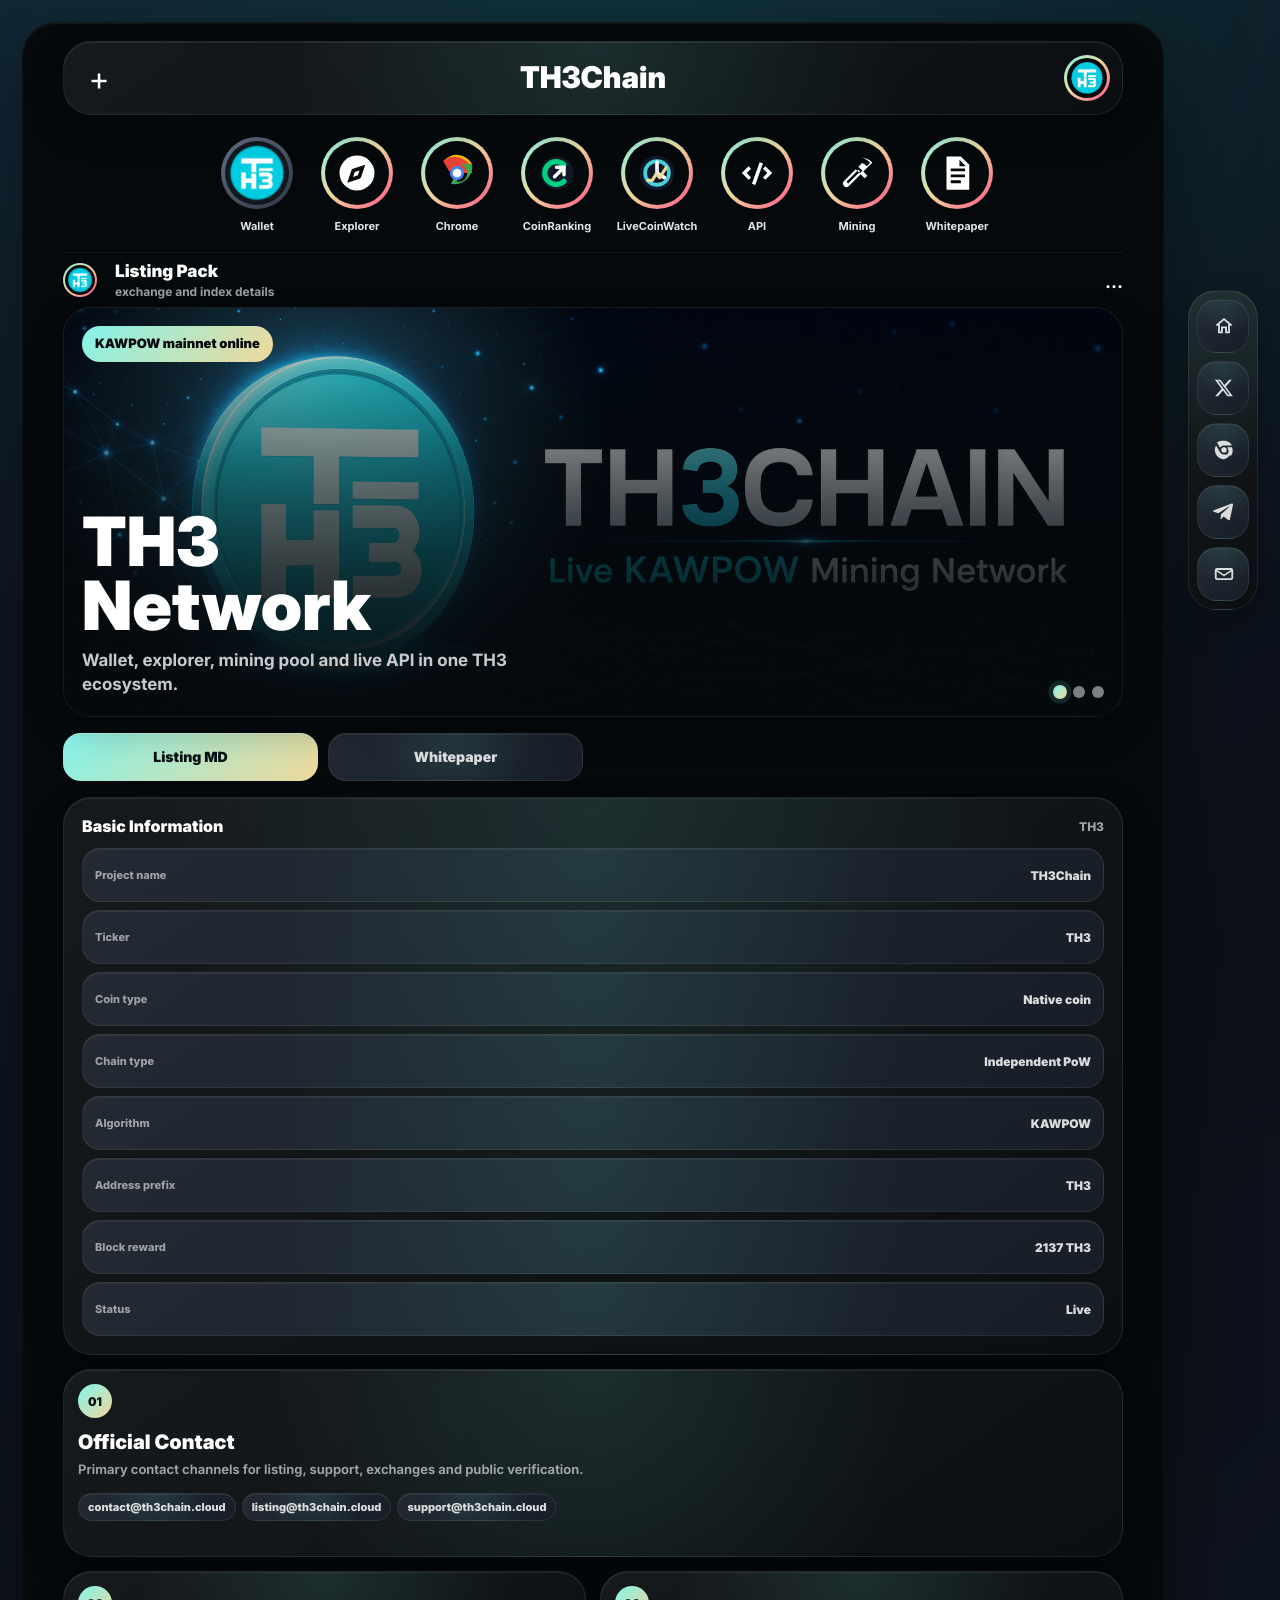
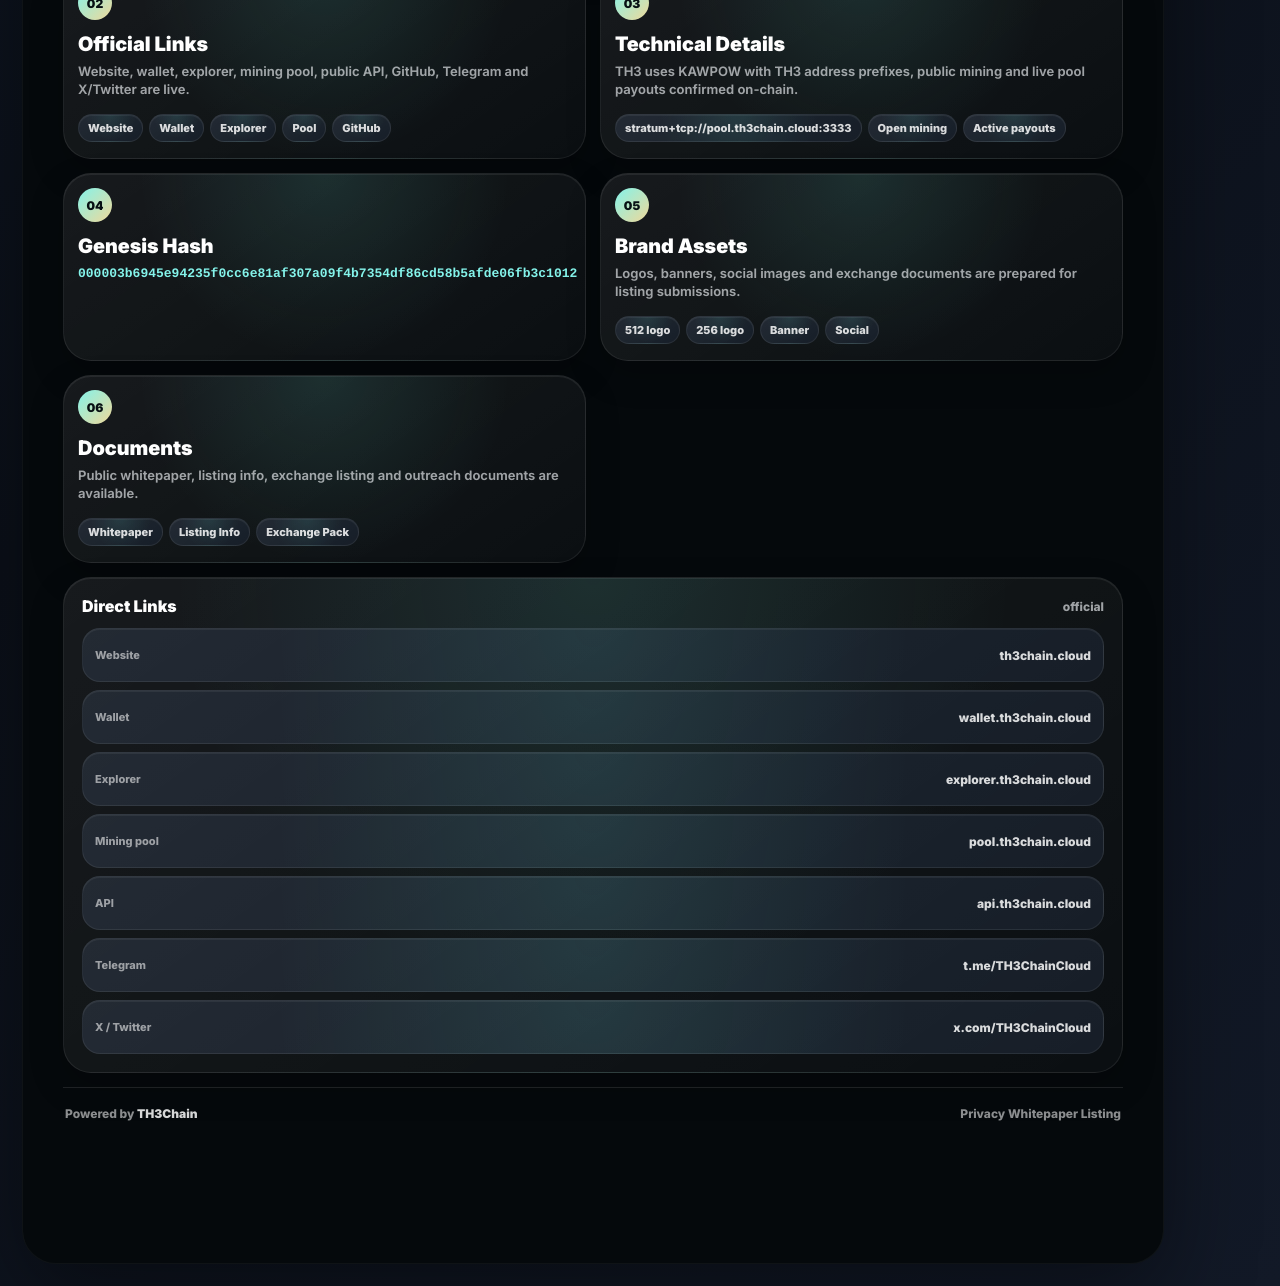
<file: listing.html>
<!DOCTYPE html>
<html lang="en">
<head>
<meta charset="UTF-8">
<meta name="viewport" content="width=device-width, initial-scale=1.0">
<meta name="theme-color" content="#05090c">
<title>TH3Chain Listing Information</title>
<link rel="icon" type="image/png" href="/favicon.png">
<link rel="apple-touch-icon" href="/apple-touch-icon.png">
<link rel="stylesheet" href="/assets/th3-shell.css?v=20260621-scrollhide">
<meta property="og:title" content="TH3Chain Listing Information">
<meta property="og:image" content="https://th3chain.cloud/assets/th3-logo.png">
<meta name="twitter:card" content="summary_large_image">
<meta name="twitter:title" content="TH3Chain Listing Information">
<meta name="twitter:image" content="https://th3chain.cloud/assets/th3-logo.png">
</head>
<body>
<main class="phone">
  <header class="topbar">
    <a class="top-action" href="https://github.com/mathyias/TH3Coin" target="_blank" rel="noreferrer" aria-label="TH3 source">+</a>
    <h1>TH3Chain</h1>
    <img class="brand-mark" src="/assets/th3-logo.png" alt="TH3Chain">
  </header>

  <nav class="stories" aria-label="TH3 links">
    <a class="story" href="https://wallet.th3chain.cloud">
      <span class="story-ring"><img src="/assets/th3-logo.png" alt=""></span>
      <strong>Wallet</strong>
    </a>
    <a class="story" href="https://explorer.th3chain.cloud">
      <span class="story-ring">
        <svg viewBox="0 0 24 24" aria-hidden="true">
          <path fill="currentColor" d="M12 2a10 10 0 1 0 0 20 10 10 0 0 0 0-20Zm4.7 5.3-2.34 7.03a1.4 1.4 0 0 1-.9.9L6.43 17.57l2.34-7.03a1.4 1.4 0 0 1 .9-.9L16.7 7.3Zm-3.24 3.24-2.76.92-.92 2.76 2.76-.92.92-2.76Z"/>
        </svg>
      </span>
      <strong>Explorer</strong>
    </a>
    <a class="story" href="https://chromewebstore.google.com/detail/th3-wallet/kngpfocihoddeicehgikkgjbpkfnpial" target="_blank" rel="noreferrer">
      <span class="story-ring">
        <svg viewBox="0 0 24 24" aria-hidden="true">
          <path fill="#fbbc05" d="M12 12 4.15 5.2A10 10 0 0 1 20.66 7H12Z"/>
          <path fill="#ea4335" d="M12 12h8.66A10 10 0 0 0 4.15 5.2l3.52 6.1A5 5 0 0 1 12 12Z"/>
          <path fill="#34a853" d="M12 12 8.48 18.1A10 10 0 0 0 20.66 7H13.6A5 5 0 0 1 12 17Z"/>
          <path fill="#4285f4" d="M12 16a4 4 0 1 0 0-8 4 4 0 0 0 0 8Z"/>
          <path fill="#fff" d="M12 14.5a2.5 2.5 0 1 0 0-5 2.5 2.5 0 0 0 0 5Z"/>
        </svg>
      </span>
      <strong>Chrome</strong>
    </a>
    <a class="story" href="https://coinranking.com/coin/jFx1j88Fo+th3chain-th3" target="_blank" rel="noreferrer">
      <span class="story-ring">
        <svg viewBox="0 0 48 48" aria-hidden="true">
          <circle cx="24" cy="24" r="19" fill="#111827"/>
          <path d="M31.9 14.5a13 13 0 1 0 0 19" fill="none" stroke="#00d084" stroke-width="6" stroke-linecap="round"/>
          <path d="M23.5 17.5h8.5v8.5" fill="none" stroke="#fff" stroke-width="4" stroke-linecap="round" stroke-linejoin="round"/>
          <path d="M32 17.5 21.2 28.3" fill="none" stroke="#fff" stroke-width="4" stroke-linecap="round"/>
        </svg>
      </span>
      <strong>CoinRanking</strong>
    </a>
    <a class="story" href="https://www.livecoinwatch.com/price/TH3Chain-TH3" target="_blank" rel="noreferrer">
      <span class="story-ring livecoinwatch-ring" aria-hidden="true">
        <svg viewBox="0 0 48 48" focusable="false">
          <circle cx="24" cy="24" r="19" fill="#111827"/>
          <circle cx="24" cy="24" r="13" fill="none" stroke="#47d1d9" stroke-width="4"/>
          <path d="M24 12v12l8 5" fill="none" stroke="#f8fbff" stroke-width="4" stroke-linecap="round" stroke-linejoin="round"/>
          <path d="M14 32h5l4-7 4 4 7-11" fill="none" stroke="#efd89a" stroke-width="3.4" stroke-linecap="round" stroke-linejoin="round"/>
        </svg>
      </span>
      <strong>LiveCoinWatch</strong>
    </a>
    <a class="story" href="https://api.th3chain.cloud/" target="_blank" rel="noreferrer">
      <span class="story-ring api-ring" aria-hidden="true">
        <svg viewBox="0 0 24 24" focusable="false">
          <path fill="currentColor" d="M7.2 8.1 3.3 12l3.9 3.9 1.4-1.4L6.1 12l2.5-2.5-1.4-1.4Zm9.6 0-1.4 1.4 2.5 2.5-2.5 2.5 1.4 1.4 3.9-3.9-3.9-3.9ZM13.5 5.8 9.1 18.2l1.9.7 4.4-12.4-1.9-.7Z"/>
        </svg>
      </span>
      <strong>API</strong>
    </a>
    <a class="story" href="https://pool.th3chain.cloud">
      <span class="story-ring mining-ring" aria-hidden="true">
        <svg viewBox="0 0 24 24" focusable="false">
          <path fill="currentColor" d="M14.7 3.2c1.9.5 3.5 1.5 4.8 3l-1.9 1.9c-.7-.8-1.6-1.4-2.7-1.8l-2.1 2.1 2.3 2.3-1.5 1.5-2.3-2.3-6.7 6.7a2 2 0 0 0 0 2.8 2 2 0 0 0 2.8 0l6.7-6.7 2.3 2.3 1.5-1.5-2.3-2.3 5.2-5.2A11.2 11.2 0 0 0 14.7 3.2ZM7 18l-1-1 6.8-6.8 1 1L7 18Z"/>
        </svg>
      </span>
      <strong>Mining</strong>
    </a>
    <a class="story" href="/whitepaper.html">
      <span class="story-ring paper-ring" aria-hidden="true">
        <svg viewBox="0 0 24 24" focusable="false">
          <path fill="currentColor" d="M6 2.5h8.2L19 7.3V21.5H6V2.5Zm7.4 1.9v3.7h3.7L13.4 4.4ZM8.4 11h8.2V9.4H8.4V11Zm0 3.4h8.2v-1.6H8.4v1.6Zm0 3.4h5.8v-1.6H8.4v1.6Z"/>
        </svg>
      </span>
      <strong>Whitepaper</strong>
    </a>
  </nav>

  <section class="feed">
    <div class="post-head">
      <img class="avatar" src="/assets/th3-logo.png" alt="">
      <div><strong>Listing Pack</strong><span>exchange and index details</span></div>
      <div class="dots">...</div>
    </div>

    <section class="hero">
      <div class="hero-card hero-slider" aria-label="TH3 news">
        <a class="hero-slide hero-slide-1 is-active" href="https://wallet.th3chain.cloud">
          <span class="badge">KAWPOW mainnet online</span>
          <div>
            <h2>TH3<br>Network</h2>
            <p>Wallet, explorer, mining pool and live API in one TH3 ecosystem.</p>
          </div>
        </a>
        <a class="hero-slide hero-slide-2" href="https://coinranking.com/coin/jFx1j88Fo+th3chain-th3" target="_blank" rel="noreferrer">
          <span class="badge">CoinRanking listing live</span>
          <div>
            <h2>TH3<br>Listed</h2>
            <p>TH3Chain is visible on CoinRanking with public project data and live ecosystem links.</p>
          </div>
        </a>
        <a class="hero-slide hero-slide-3" href="https://www.livecoinwatch.com/price/TH3Chain-TH3" target="_blank" rel="noreferrer">
          <span class="badge">LiveCoinWatch listing live</span>
          <div>
            <h2>Live<br>Watch</h2>
            <p>TH3Chain is now listed on LiveCoinWatch with supply, markets and explorer references.</p>
          </div>
        </a>
        <div class="hero-dots" aria-label="News slides"><button class="is-active" type="button" aria-label="Network news"></button><button type="button" aria-label="CoinRanking news"></button><button type="button" aria-label="LiveCoinWatch news"></button></div>
      </div>
    </section>

    <div class="actions">
      <a class="button primary" href="/brand/listing-info.md">Listing MD</a>
      <a class="button" href="/whitepaper.html">Whitepaper</a>
    </div>

    <section class="stack">
      <article class="card">
        <div class="card-inner">
          <div class="card-title"><strong>Basic Information</strong><span>TH3</span></div>
          <div class="rows">
            <div class="row"><span>Project name</span><strong>TH3Chain</strong></div>
            <div class="row"><span>Ticker</span><strong>TH3</strong></div>
            <div class="row"><span>Coin type</span><strong>Native coin</strong></div>
            <div class="row"><span>Chain type</span><strong>Independent PoW</strong></div>
            <div class="row"><span>Algorithm</span><strong>KAWPOW</strong></div>
            <div class="row"><span>Address prefix</span><strong>TH3</strong></div>
            <div class="row"><span>Block reward</span><strong>2137 TH3</strong></div>
            <div class="row"><span>Status</span><strong>Live</strong></div>
          </div>
        </div>
      </article>

      <div class="feature-grid">
        <article class="feature-card wide">
          <b>01</b>
          <div>
            <h3>Official Contact</h3>
            <p>Primary contact channels for listing, support, exchanges and public verification.</p>
          </div>
          <div class="mini-list">
            <span>contact@th3chain.cloud</span>
            <span>listing@th3chain.cloud</span>
            <span>support@th3chain.cloud</span>
          </div>
        </article>

        <article class="feature-card">
          <b>02</b>
          <div>
            <h3>Official Links</h3>
            <p>Website, wallet, explorer, mining pool, public API, GitHub, Telegram and X/Twitter are live.</p>
          </div>
          <div class="mini-list">
            <span>Website</span><span>Wallet</span><span>Explorer</span><span>Pool</span><span>GitHub</span>
          </div>
        </article>

        <article class="feature-card">
          <b>03</b>
          <div>
            <h3>Technical Details</h3>
            <p>TH3 uses KAWPOW with TH3 address prefixes, public mining and live pool payouts confirmed on-chain.</p>
          </div>
          <div class="mini-list">
            <span>stratum+tcp://pool.th3chain.cloud:3333</span>
            <span>Open mining</span>
            <span>Active payouts</span>
          </div>
        </article>

        <article class="feature-card">
          <b>04</b>
          <div>
            <h3>Genesis Hash</h3>
            <p class="code">000003b6945e94235f0cc6e81af307a09f4b7354df86cd58b5afde06fb3c1012</p>
          </div>
        </article>

        <article class="feature-card">
          <b>05</b>
          <div>
            <h3>Brand Assets</h3>
            <p>Logos, banners, social images and exchange documents are prepared for listing submissions.</p>
          </div>
          <div class="mini-list">
            <span>512 logo</span><span>256 logo</span><span>Banner</span><span>Social</span>
          </div>
        </article>

        <article class="feature-card">
          <b>06</b>
          <div>
            <h3>Documents</h3>
            <p>Public whitepaper, listing info, exchange listing and outreach documents are available.</p>
          </div>
          <div class="mini-list">
            <span>Whitepaper</span><span>Listing Info</span><span>Exchange Pack</span>
          </div>
        </article>
      </div>

      <article class="card">
        <div class="card-inner">
          <div class="card-title"><strong>Direct Links</strong><span>official</span></div>
          <div class="rows">
            <div class="row"><span>Website</span><a href="/">th3chain.cloud</a></div>
            <div class="row"><span>Wallet</span><a href="https://wallet.th3chain.cloud/">wallet.th3chain.cloud</a></div>
            <div class="row"><span>Explorer</span><a href="https://explorer.th3chain.cloud/">explorer.th3chain.cloud</a></div>
            <div class="row"><span>Mining pool</span><a href="https://pool.th3chain.cloud/">pool.th3chain.cloud</a></div>
            <div class="row"><span>API</span><a href="https://api.th3chain.cloud/">api.th3chain.cloud</a></div>
            <div class="row"><span>Telegram</span><a href="https://t.me/TH3ChainCloud">t.me/TH3ChainCloud</a></div>
            <div class="row"><span>X / Twitter</span><a href="https://x.com/TH3ChainCloud">x.com/TH3ChainCloud</a></div>
          </div>
        </div>
      </article>

      <footer class="powered-footer">
        <span>Powered by <strong>TH3Chain</strong></span>
        <div class="footer-links">
          <a href="/privacy.html">Privacy</a>
          <a href="/whitepaper.html">Whitepaper</a>
          <a href="/listing.html">Listing</a>
        </div>
      </footer>
    </section>
  </section>

  <button class="menu-toggle" id="menuToggle" type="button" aria-expanded="false">Menu</button>
  <nav class="dock nav-links" id="navLinks" aria-label="Main navigation">
    <a class="active" href="/" aria-label="Home">⌂</a>
    <a href="https://wallet.th3chain.cloud" aria-label="Wallet">▣</a>
    <a href="https://explorer.th3chain.cloud" aria-label="Explorer">⌕</a>
    <a href="https://pool.th3chain.cloud" aria-label="Mining">↯</a>
    <a href="https://t.me/TH3ChainCloud" target="_blank" rel="noreferrer" aria-label="Telegram">◎</a>
  </nav>

  <aside class="social-rail" aria-label="TH3 social links">
    <a class="rail-link" href="https://th3chain.cloud" target="_blank" rel="noreferrer" aria-label="Main page">
      <span class="rail-icon" aria-hidden="true">
        <svg viewBox="0 0 24 24" focusable="false">
          <path d="M12 3.2 3 10.6l1.28 1.54L5.5 11.13V20h5.25v-5.5h2.5V20h5.25v-8.87l1.22 1.01L21 10.6 12 3.2Zm4.5 14.8h-1.25v-5.5h-6.5V18H7.5v-8.52L12 5.78l4.5 3.7V18Z"/>
        </svg>
      </span>
      <span class="rail-label">Main Page</span>
    </a>

    <a class="rail-link" href="https://x.com/TH3ChainCloud" target="_blank" rel="noreferrer" aria-label="Twitter">
      <span class="rail-icon" aria-hidden="true">
        <svg viewBox="0 0 24 24" focusable="false">
          <path d="M17.53 3h3.02l-6.6 7.55L21.7 21h-6.08l-4.76-6.22L5.42 21H2.38l7.06-8.07L2 3h6.23l4.3 5.69L17.53 3Zm-1.06 16.16h1.67L7.32 4.74H5.53l10.94 14.42Z"/>
        </svg>
      </span>
      <span class="rail-label">Twitter</span>
    </a>

    <a class="rail-link" href="https://chromewebstore.google.com/detail/th3-wallet/kngpfocihoddeicehgikkgjbpkfnpial" target="_blank" rel="noreferrer" aria-label="Chrome">
      <span class="rail-icon" aria-hidden="true">
        <svg viewBox="0 0 24 24" focusable="false">
          <path d="M12 2a10 10 0 0 1 8.66 5H12a5 5 0 0 0-4.33 2.5L4.3 3.66A9.96 9.96 0 0 1 12 2Zm0 20a10 10 0 0 1-8.66-15l4.33 7.5A5 5 0 0 0 12 17h6.74A9.98 9.98 0 0 1 12 22Zm8.66-13A10 10 0 0 1 20 18h-8a5 5 0 0 0 4.33-7.5L15.46 9h5.2ZM12 9a3 3 0 1 1 0 6 3 3 0 0 1 0-6Z"/>
        </svg>
      </span>
      <span class="rail-label">Chrome</span>
    </a>

    <a class="rail-link" href="https://t.me/TH3ChainCloud" target="_blank" rel="noreferrer" aria-label="Telegram">
      <span class="rail-icon" aria-hidden="true">
        <svg viewBox="0 0 24 24" focusable="false">
          <path d="M21.78 4.36 18.5 19.82c-.25 1.1-.9 1.36-1.82.85l-5.02-3.7-2.42 2.33c-.27.27-.5.5-1.03.5l.37-5.1 9.28-8.39c.4-.36-.09-.56-.62-.2L5.77 13.34.83 11.8c-1.07-.34-1.09-1.07.22-1.58L20.4 2.76c.9-.33 1.68.2 1.38 1.6Z"/>
        </svg>
      </span>
      <span class="rail-label">Telegram</span>
    </a>

    <a class="rail-link" href="mailto:contact@th3chain.cloud" aria-label="Contact">
      <span class="rail-icon" aria-hidden="true">
        <svg viewBox="0 0 24 24" focusable="false">
          <path d="M4.5 5.5h15A2.5 2.5 0 0 1 22 8v8a2.5 2.5 0 0 1-2.5 2.5h-15A2.5 2.5 0 0 1 2 16V8a2.5 2.5 0 0 1 2.5-2.5Zm0 2 7.5 5.05L19.5 7.5h-15Zm15 9A.5.5 0 0 0 20 16V9.28l-7.44 5.02a1 1 0 0 1-1.12 0L4 9.28V16a.5.5 0 0 0 .5.5h15Z"/>
        </svg>
      </span>
      <span class="rail-label">Contact</span>
    </a>
  </aside>
<script>
function initHeroNews(){
  const sliders = document.querySelectorAll('.hero-slider');
  sliders.forEach((slider) => {
    const slides = Array.from(slider.querySelectorAll('.hero-slide'));
    const dots = Array.from(slider.querySelectorAll('.hero-dots button'));
    if(!slides.length || !dots.length) return;

    let index = Math.max(0, slides.findIndex((slide) => slide.classList.contains('is-active')));
    let timer;
    const setActive = (next) => {
      index = (next + slides.length) % slides.length;
      slides.forEach((slide, i) => slide.classList.toggle('is-active', i === index));
      dots.forEach((dot, i) => dot.classList.toggle('is-active', i === index));
    };
    const start = () => {
      clearInterval(timer);
      timer = setInterval(() => setActive(index + 1), 5000);
    };

    dots.forEach((dot, i) => dot.addEventListener('click', (event) => {
      event.preventDefault();
      event.stopPropagation();
      setActive(i);
      start();
    }));
    setActive(index);
    start();
  });
}

initHeroNews();
</script>
</body>
</html>
</file>
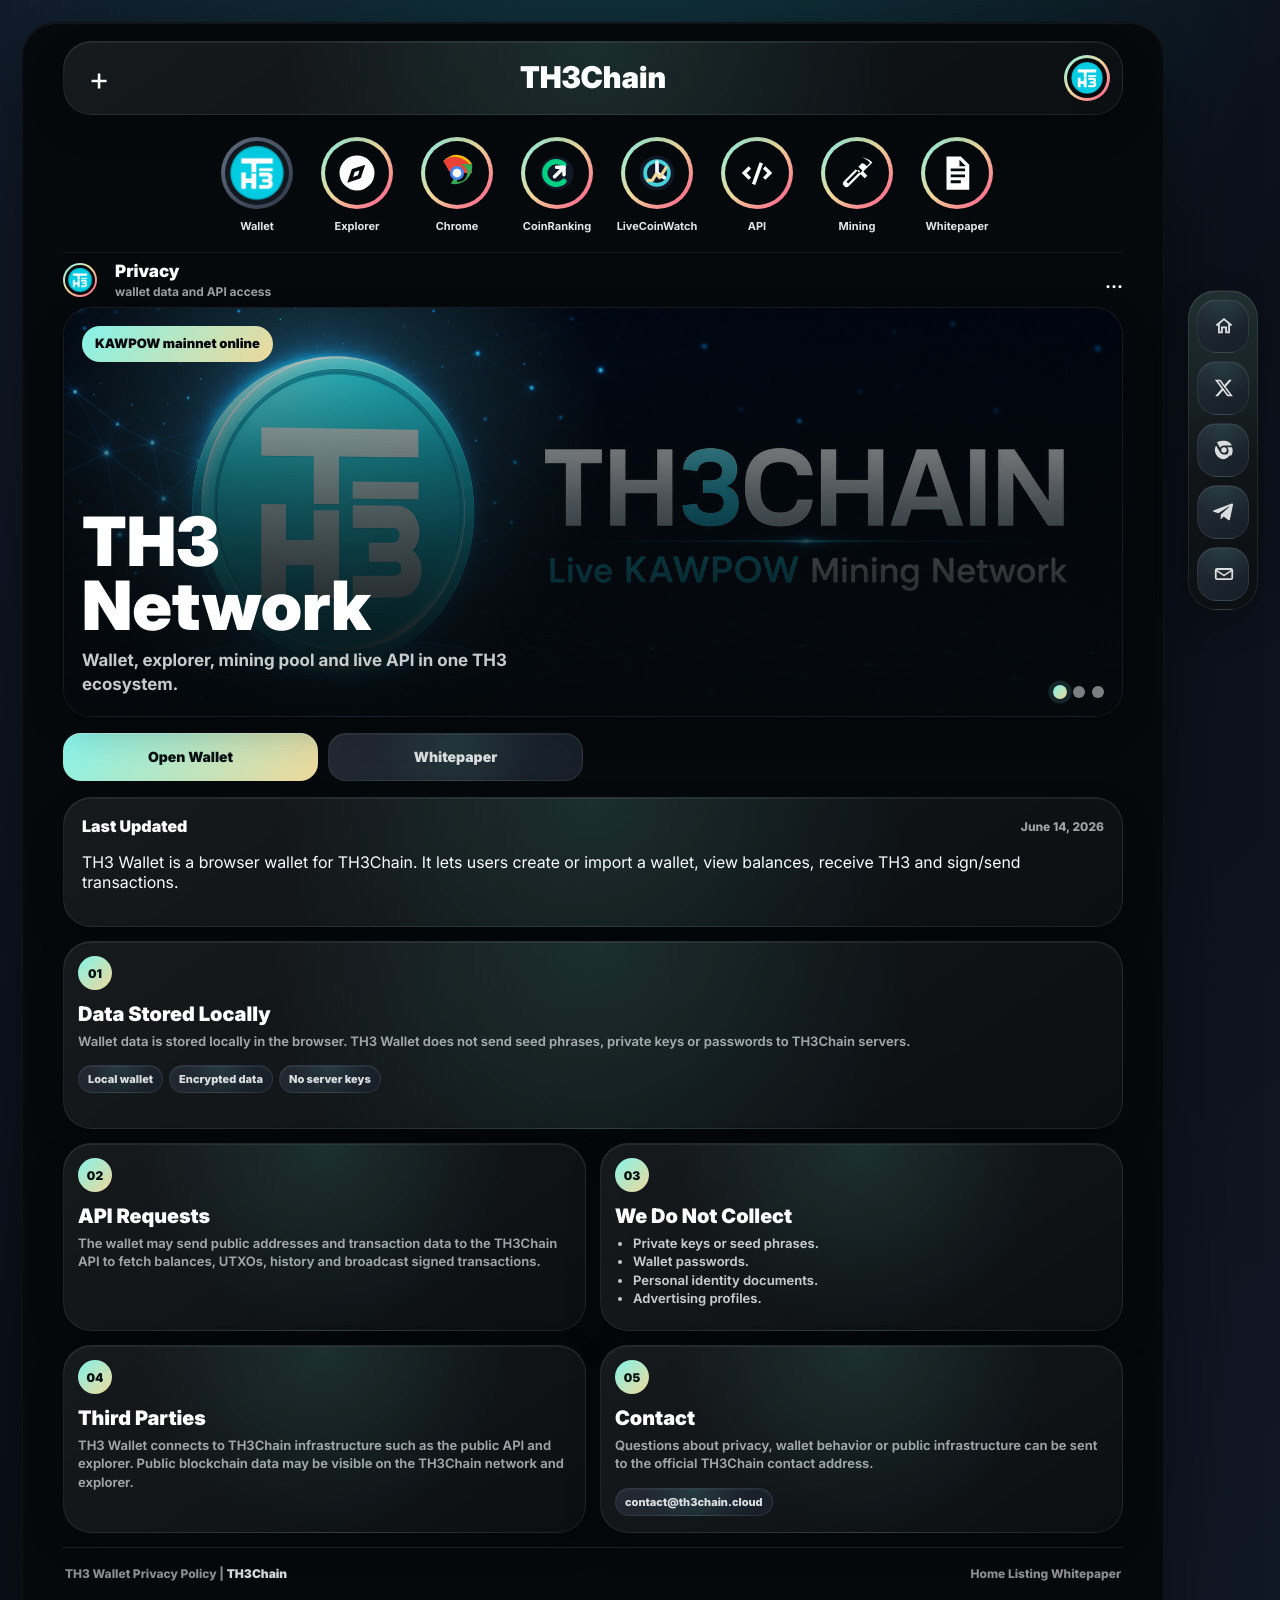
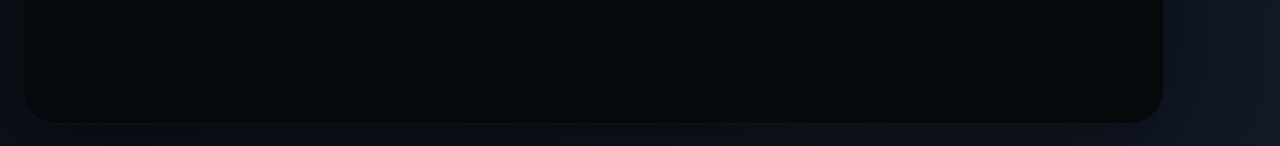
<file: privacy.html>
<!DOCTYPE html>
<html lang="en">
<head>
<meta charset="UTF-8">
<meta name="viewport" content="width=device-width, initial-scale=1.0">
<meta name="theme-color" content="#05090c">
<title>TH3 Wallet Privacy Policy</title>
<link rel="icon" type="image/png" href="/favicon.png">
<link rel="apple-touch-icon" href="/apple-touch-icon.png">
<link rel="stylesheet" href="/assets/th3-shell.css?v=20260621-scrollhide">
<meta property="og:title" content="TH3 Wallet Privacy Policy">
<meta property="og:image" content="https://th3chain.cloud/assets/th3-logo.png">
<meta name="twitter:card" content="summary_large_image">
<meta name="twitter:title" content="TH3 Wallet Privacy Policy">
<meta name="twitter:image" content="https://th3chain.cloud/assets/th3-logo.png">
</head>
<body>
<main class="phone">
  <header class="topbar">
    <a class="top-action" href="https://github.com/mathyias/TH3Coin" target="_blank" rel="noreferrer" aria-label="TH3 source">+</a>
    <h1>TH3Chain</h1>
    <img class="brand-mark" src="/assets/th3-logo.png" alt="TH3Chain">
  </header>

  <nav class="stories" aria-label="TH3 links">
    <a class="story" href="https://wallet.th3chain.cloud">
      <span class="story-ring"><img src="/assets/th3-logo.png" alt=""></span>
      <strong>Wallet</strong>
    </a>
    <a class="story" href="https://explorer.th3chain.cloud">
      <span class="story-ring">
        <svg viewBox="0 0 24 24" aria-hidden="true">
          <path fill="currentColor" d="M12 2a10 10 0 1 0 0 20 10 10 0 0 0 0-20Zm4.7 5.3-2.34 7.03a1.4 1.4 0 0 1-.9.9L6.43 17.57l2.34-7.03a1.4 1.4 0 0 1 .9-.9L16.7 7.3Zm-3.24 3.24-2.76.92-.92 2.76 2.76-.92.92-2.76Z"/>
        </svg>
      </span>
      <strong>Explorer</strong>
    </a>
    <a class="story" href="https://chromewebstore.google.com/detail/th3-wallet/kngpfocihoddeicehgikkgjbpkfnpial" target="_blank" rel="noreferrer">
      <span class="story-ring">
        <svg viewBox="0 0 24 24" aria-hidden="true">
          <path fill="#fbbc05" d="M12 12 4.15 5.2A10 10 0 0 1 20.66 7H12Z"/>
          <path fill="#ea4335" d="M12 12h8.66A10 10 0 0 0 4.15 5.2l3.52 6.1A5 5 0 0 1 12 12Z"/>
          <path fill="#34a853" d="M12 12 8.48 18.1A10 10 0 0 0 20.66 7H13.6A5 5 0 0 1 12 17Z"/>
          <path fill="#4285f4" d="M12 16a4 4 0 1 0 0-8 4 4 0 0 0 0 8Z"/>
          <path fill="#fff" d="M12 14.5a2.5 2.5 0 1 0 0-5 2.5 2.5 0 0 0 0 5Z"/>
        </svg>
      </span>
      <strong>Chrome</strong>
    </a>
    <a class="story" href="https://coinranking.com/coin/jFx1j88Fo+th3chain-th3" target="_blank" rel="noreferrer">
      <span class="story-ring">
        <svg viewBox="0 0 48 48" aria-hidden="true">
          <circle cx="24" cy="24" r="19" fill="#111827"/>
          <path d="M31.9 14.5a13 13 0 1 0 0 19" fill="none" stroke="#00d084" stroke-width="6" stroke-linecap="round"/>
          <path d="M23.5 17.5h8.5v8.5" fill="none" stroke="#fff" stroke-width="4" stroke-linecap="round" stroke-linejoin="round"/>
          <path d="M32 17.5 21.2 28.3" fill="none" stroke="#fff" stroke-width="4" stroke-linecap="round"/>
        </svg>
      </span>
      <strong>CoinRanking</strong>
    </a>
    <a class="story" href="https://www.livecoinwatch.com/price/TH3Chain-TH3" target="_blank" rel="noreferrer">
      <span class="story-ring livecoinwatch-ring" aria-hidden="true">
        <svg viewBox="0 0 48 48" focusable="false">
          <circle cx="24" cy="24" r="19" fill="#111827"/>
          <circle cx="24" cy="24" r="13" fill="none" stroke="#47d1d9" stroke-width="4"/>
          <path d="M24 12v12l8 5" fill="none" stroke="#f8fbff" stroke-width="4" stroke-linecap="round" stroke-linejoin="round"/>
          <path d="M14 32h5l4-7 4 4 7-11" fill="none" stroke="#efd89a" stroke-width="3.4" stroke-linecap="round" stroke-linejoin="round"/>
        </svg>
      </span>
      <strong>LiveCoinWatch</strong>
    </a>
    <a class="story" href="https://api.th3chain.cloud/" target="_blank" rel="noreferrer">
      <span class="story-ring api-ring" aria-hidden="true">
        <svg viewBox="0 0 24 24" focusable="false">
          <path fill="currentColor" d="M7.2 8.1 3.3 12l3.9 3.9 1.4-1.4L6.1 12l2.5-2.5-1.4-1.4Zm9.6 0-1.4 1.4 2.5 2.5-2.5 2.5 1.4 1.4 3.9-3.9-3.9-3.9ZM13.5 5.8 9.1 18.2l1.9.7 4.4-12.4-1.9-.7Z"/>
        </svg>
      </span>
      <strong>API</strong>
    </a>
    <a class="story" href="https://pool.th3chain.cloud">
      <span class="story-ring mining-ring" aria-hidden="true">
        <svg viewBox="0 0 24 24" focusable="false">
          <path fill="currentColor" d="M14.7 3.2c1.9.5 3.5 1.5 4.8 3l-1.9 1.9c-.7-.8-1.6-1.4-2.7-1.8l-2.1 2.1 2.3 2.3-1.5 1.5-2.3-2.3-6.7 6.7a2 2 0 0 0 0 2.8 2 2 0 0 0 2.8 0l6.7-6.7 2.3 2.3 1.5-1.5-2.3-2.3 5.2-5.2A11.2 11.2 0 0 0 14.7 3.2ZM7 18l-1-1 6.8-6.8 1 1L7 18Z"/>
        </svg>
      </span>
      <strong>Mining</strong>
    </a>
    <a class="story" href="/whitepaper.html">
      <span class="story-ring paper-ring" aria-hidden="true">
        <svg viewBox="0 0 24 24" focusable="false">
          <path fill="currentColor" d="M6 2.5h8.2L19 7.3V21.5H6V2.5Zm7.4 1.9v3.7h3.7L13.4 4.4ZM8.4 11h8.2V9.4H8.4V11Zm0 3.4h8.2v-1.6H8.4v1.6Zm0 3.4h5.8v-1.6H8.4v1.6Z"/>
        </svg>
      </span>
      <strong>Whitepaper</strong>
    </a>
  </nav>

  <section class="feed">
    <div class="post-head">
      <img class="avatar" src="/assets/th3-logo.png" alt="">
      <div><strong>Privacy</strong><span>wallet data and API access</span></div>
      <div class="dots">...</div>
    </div>

    <section class="hero">
      <div class="hero-card hero-slider" aria-label="TH3 news">
        <a class="hero-slide hero-slide-1 is-active" href="https://wallet.th3chain.cloud">
          <span class="badge">KAWPOW mainnet online</span>
          <div>
            <h2>TH3<br>Network</h2>
            <p>Wallet, explorer, mining pool and live API in one TH3 ecosystem.</p>
          </div>
        </a>
        <a class="hero-slide hero-slide-2" href="https://coinranking.com/coin/jFx1j88Fo+th3chain-th3" target="_blank" rel="noreferrer">
          <span class="badge">CoinRanking listing live</span>
          <div>
            <h2>TH3<br>Listed</h2>
            <p>TH3Chain is visible on CoinRanking with public project data and live ecosystem links.</p>
          </div>
        </a>
        <a class="hero-slide hero-slide-3" href="https://www.livecoinwatch.com/price/TH3Chain-TH3" target="_blank" rel="noreferrer">
          <span class="badge">LiveCoinWatch listing live</span>
          <div>
            <h2>Live<br>Watch</h2>
            <p>TH3Chain is now listed on LiveCoinWatch with supply, markets and explorer references.</p>
          </div>
        </a>
        <div class="hero-dots" aria-label="News slides"><button class="is-active" type="button" aria-label="Network news"></button><button type="button" aria-label="CoinRanking news"></button><button type="button" aria-label="LiveCoinWatch news"></button></div>
      </div>
    </section>

    <div class="actions">
      <a class="button primary" href="https://wallet.th3chain.cloud/">Open Wallet</a>
      <a class="button" href="/whitepaper.html">Whitepaper</a>
    </div>

    <section class="stack">
      <article class="card">
        <div class="card-inner">
          <div class="card-title"><strong>Last Updated</strong><span>June 14, 2026</span></div>
          <p class="intro-copy">TH3 Wallet is a browser wallet for TH3Chain. It lets users create or import a wallet, view balances, receive TH3 and sign/send transactions.</p>
        </div>
      </article>

      <div class="feature-grid">
        <article class="feature-card wide">
          <b>01</b>
          <div>
            <h3>Data Stored Locally</h3>
            <p>Wallet data is stored locally in the browser. TH3 Wallet does not send seed phrases, private keys or passwords to TH3Chain servers.</p>
          </div>
          <div class="mini-list"><span>Local wallet</span><span>Encrypted data</span><span>No server keys</span></div>
        </article>

        <article class="feature-card">
          <b>02</b>
          <div>
            <h3>API Requests</h3>
            <p>The wallet may send public addresses and transaction data to the TH3Chain API to fetch balances, UTXOs, history and broadcast signed transactions.</p>
          </div>
        </article>

        <article class="feature-card">
          <b>03</b>
          <div>
            <h3>We Do Not Collect</h3>
            <ul>
              <li>Private keys or seed phrases.</li>
              <li>Wallet passwords.</li>
              <li>Personal identity documents.</li>
              <li>Advertising profiles.</li>
            </ul>
          </div>
        </article>

        <article class="feature-card">
          <b>04</b>
          <div>
            <h3>Third Parties</h3>
            <p>TH3 Wallet connects to TH3Chain infrastructure such as the public API and explorer. Public blockchain data may be visible on the TH3Chain network and explorer.</p>
          </div>
        </article>

        <article class="feature-card">
          <b>05</b>
          <div>
            <h3>Contact</h3>
            <p>Questions about privacy, wallet behavior or public infrastructure can be sent to the official TH3Chain contact address.</p>
          </div>
          <div class="mini-list"><span>contact@th3chain.cloud</span></div>
        </article>
      </div>

      <footer class="powered-footer">
        <span>TH3 Wallet Privacy Policy | <strong>TH3Chain</strong></span>
        <div class="footer-links">
          <a href="/">Home</a>
          <a href="/listing.html">Listing</a>
          <a href="/whitepaper.html">Whitepaper</a>
        </div>
      </footer>
    </section>
  </section>

  <button class="menu-toggle" id="menuToggle" type="button" aria-expanded="false">Menu</button>
  <nav class="dock nav-links" id="navLinks" aria-label="Main navigation">
    <a class="active" href="/" aria-label="Home">⌂</a>
    <a href="https://wallet.th3chain.cloud" aria-label="Wallet">▣</a>
    <a href="https://explorer.th3chain.cloud" aria-label="Explorer">⌕</a>
    <a href="https://pool.th3chain.cloud" aria-label="Mining">↯</a>
    <a href="https://t.me/TH3ChainCloud" target="_blank" rel="noreferrer" aria-label="Telegram">◎</a>
  </nav>

  <aside class="social-rail" aria-label="TH3 social links">
    <a class="rail-link" href="https://th3chain.cloud" target="_blank" rel="noreferrer" aria-label="Main page">
      <span class="rail-icon" aria-hidden="true">
        <svg viewBox="0 0 24 24" focusable="false">
          <path d="M12 3.2 3 10.6l1.28 1.54L5.5 11.13V20h5.25v-5.5h2.5V20h5.25v-8.87l1.22 1.01L21 10.6 12 3.2Zm4.5 14.8h-1.25v-5.5h-6.5V18H7.5v-8.52L12 5.78l4.5 3.7V18Z"/>
        </svg>
      </span>
      <span class="rail-label">Main Page</span>
    </a>

    <a class="rail-link" href="https://x.com/TH3ChainCloud" target="_blank" rel="noreferrer" aria-label="Twitter">
      <span class="rail-icon" aria-hidden="true">
        <svg viewBox="0 0 24 24" focusable="false">
          <path d="M17.53 3h3.02l-6.6 7.55L21.7 21h-6.08l-4.76-6.22L5.42 21H2.38l7.06-8.07L2 3h6.23l4.3 5.69L17.53 3Zm-1.06 16.16h1.67L7.32 4.74H5.53l10.94 14.42Z"/>
        </svg>
      </span>
      <span class="rail-label">Twitter</span>
    </a>

    <a class="rail-link" href="https://chromewebstore.google.com/detail/th3-wallet/kngpfocihoddeicehgikkgjbpkfnpial" target="_blank" rel="noreferrer" aria-label="Chrome">
      <span class="rail-icon" aria-hidden="true">
        <svg viewBox="0 0 24 24" focusable="false">
          <path d="M12 2a10 10 0 0 1 8.66 5H12a5 5 0 0 0-4.33 2.5L4.3 3.66A9.96 9.96 0 0 1 12 2Zm0 20a10 10 0 0 1-8.66-15l4.33 7.5A5 5 0 0 0 12 17h6.74A9.98 9.98 0 0 1 12 22Zm8.66-13A10 10 0 0 1 20 18h-8a5 5 0 0 0 4.33-7.5L15.46 9h5.2ZM12 9a3 3 0 1 1 0 6 3 3 0 0 1 0-6Z"/>
        </svg>
      </span>
      <span class="rail-label">Chrome</span>
    </a>

    <a class="rail-link" href="https://t.me/TH3ChainCloud" target="_blank" rel="noreferrer" aria-label="Telegram">
      <span class="rail-icon" aria-hidden="true">
        <svg viewBox="0 0 24 24" focusable="false">
          <path d="M21.78 4.36 18.5 19.82c-.25 1.1-.9 1.36-1.82.85l-5.02-3.7-2.42 2.33c-.27.27-.5.5-1.03.5l.37-5.1 9.28-8.39c.4-.36-.09-.56-.62-.2L5.77 13.34.83 11.8c-1.07-.34-1.09-1.07.22-1.58L20.4 2.76c.9-.33 1.68.2 1.38 1.6Z"/>
        </svg>
      </span>
      <span class="rail-label">Telegram</span>
    </a>

    <a class="rail-link" href="mailto:contact@th3chain.cloud" aria-label="Contact">
      <span class="rail-icon" aria-hidden="true">
        <svg viewBox="0 0 24 24" focusable="false">
          <path d="M4.5 5.5h15A2.5 2.5 0 0 1 22 8v8a2.5 2.5 0 0 1-2.5 2.5h-15A2.5 2.5 0 0 1 2 16V8a2.5 2.5 0 0 1 2.5-2.5Zm0 2 7.5 5.05L19.5 7.5h-15Zm15 9A.5.5 0 0 0 20 16V9.28l-7.44 5.02a1 1 0 0 1-1.12 0L4 9.28V16a.5.5 0 0 0 .5.5h15Z"/>
        </svg>
      </span>
      <span class="rail-label">Contact</span>
    </a>
  </aside>
<script>
function initHeroNews(){
  const sliders = document.querySelectorAll('.hero-slider');
  sliders.forEach((slider) => {
    const slides = Array.from(slider.querySelectorAll('.hero-slide'));
    const dots = Array.from(slider.querySelectorAll('.hero-dots button'));
    if(!slides.length || !dots.length) return;

    let index = Math.max(0, slides.findIndex((slide) => slide.classList.contains('is-active')));
    let timer;
    const setActive = (next) => {
      index = (next + slides.length) % slides.length;
      slides.forEach((slide, i) => slide.classList.toggle('is-active', i === index));
      dots.forEach((dot, i) => dot.classList.toggle('is-active', i === index));
    };
    const start = () => {
      clearInterval(timer);
      timer = setInterval(() => setActive(index + 1), 5000);
    };

    dots.forEach((dot, i) => dot.addEventListener('click', (event) => {
      event.preventDefault();
      event.stopPropagation();
      setActive(i);
      start();
    }));
    setActive(index);
    start();
  });
}

initHeroNews();
</script>
</body>
</html>
</file>
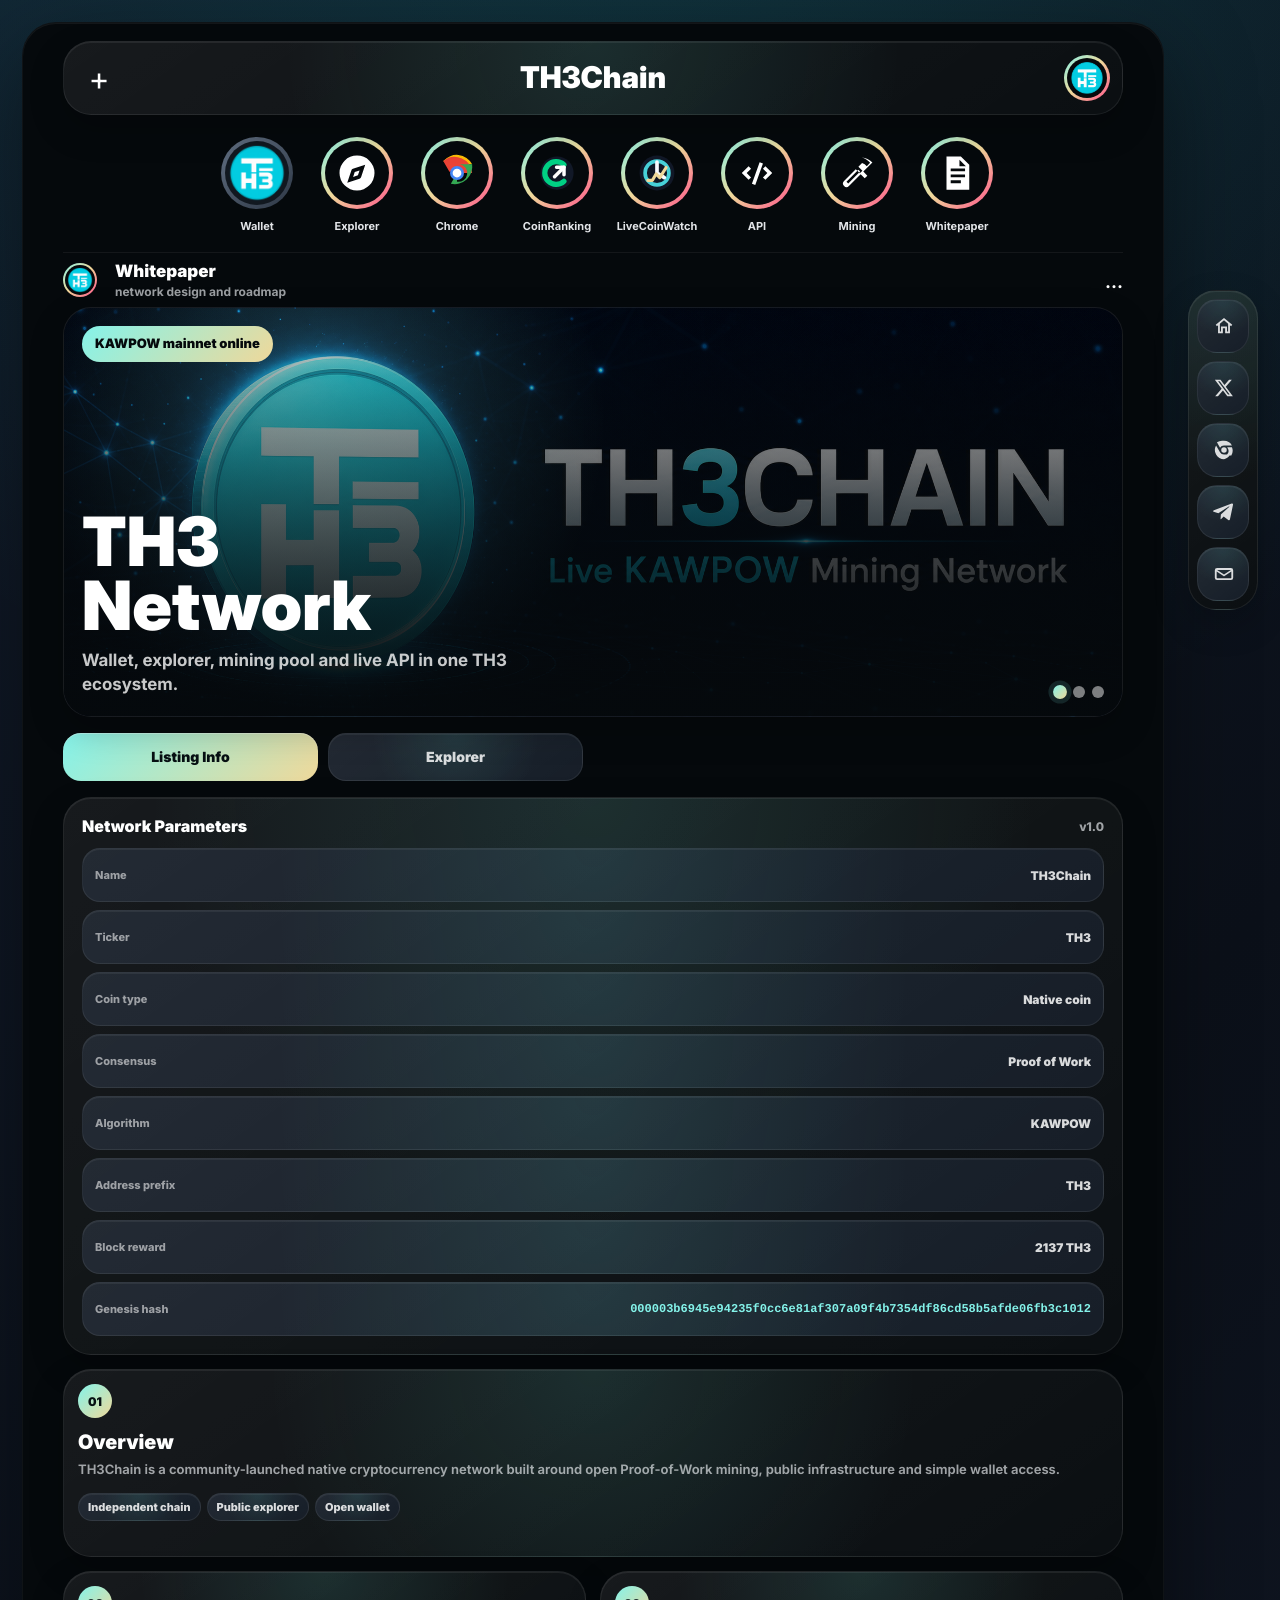
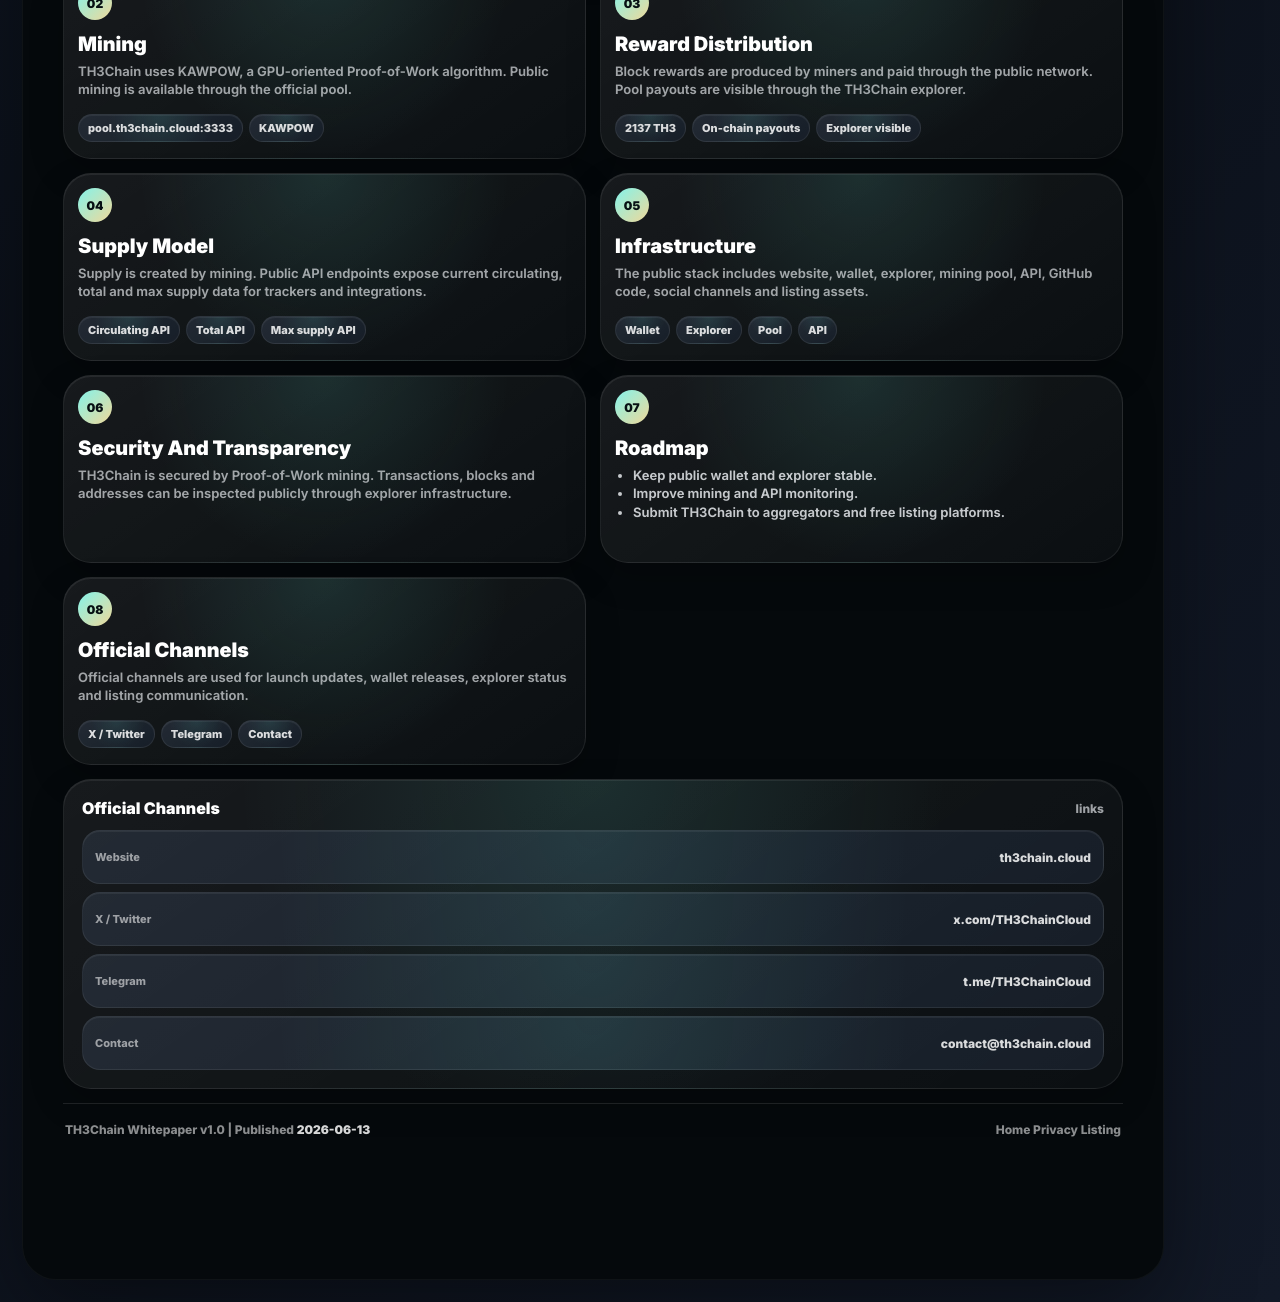
<file: whitepaper.html>
<!DOCTYPE html>
<html lang="en">
<head>
<meta charset="UTF-8">
<meta name="viewport" content="width=device-width, initial-scale=1.0">
<meta name="theme-color" content="#05090c">
<title>TH3Chain Whitepaper</title>
<link rel="icon" type="image/png" href="/favicon.png">
<link rel="apple-touch-icon" href="/apple-touch-icon.png">
<link rel="stylesheet" href="/assets/th3-shell.css?v=20260621-scrollhide">
<meta property="og:title" content="TH3Chain Whitepaper">
<meta property="og:image" content="https://th3chain.cloud/assets/th3-logo.png">
<meta name="twitter:card" content="summary_large_image">
<meta name="twitter:title" content="TH3Chain Whitepaper">
<meta name="twitter:image" content="https://th3chain.cloud/assets/th3-logo.png">
</head>
<body>
<main class="phone">
  <header class="topbar">
    <a class="top-action" href="https://github.com/mathyias/TH3Coin" target="_blank" rel="noreferrer" aria-label="TH3 source">+</a>
    <h1>TH3Chain</h1>
    <img class="brand-mark" src="/assets/th3-logo.png" alt="TH3Chain">
  </header>

  <nav class="stories" aria-label="TH3 links">
    <a class="story" href="https://wallet.th3chain.cloud">
      <span class="story-ring"><img src="/assets/th3-logo.png" alt=""></span>
      <strong>Wallet</strong>
    </a>
    <a class="story" href="https://explorer.th3chain.cloud">
      <span class="story-ring">
        <svg viewBox="0 0 24 24" aria-hidden="true">
          <path fill="currentColor" d="M12 2a10 10 0 1 0 0 20 10 10 0 0 0 0-20Zm4.7 5.3-2.34 7.03a1.4 1.4 0 0 1-.9.9L6.43 17.57l2.34-7.03a1.4 1.4 0 0 1 .9-.9L16.7 7.3Zm-3.24 3.24-2.76.92-.92 2.76 2.76-.92.92-2.76Z"/>
        </svg>
      </span>
      <strong>Explorer</strong>
    </a>
    <a class="story" href="https://chromewebstore.google.com/detail/th3-wallet/kngpfocihoddeicehgikkgjbpkfnpial" target="_blank" rel="noreferrer">
      <span class="story-ring">
        <svg viewBox="0 0 24 24" aria-hidden="true">
          <path fill="#fbbc05" d="M12 12 4.15 5.2A10 10 0 0 1 20.66 7H12Z"/>
          <path fill="#ea4335" d="M12 12h8.66A10 10 0 0 0 4.15 5.2l3.52 6.1A5 5 0 0 1 12 12Z"/>
          <path fill="#34a853" d="M12 12 8.48 18.1A10 10 0 0 0 20.66 7H13.6A5 5 0 0 1 12 17Z"/>
          <path fill="#4285f4" d="M12 16a4 4 0 1 0 0-8 4 4 0 0 0 0 8Z"/>
          <path fill="#fff" d="M12 14.5a2.5 2.5 0 1 0 0-5 2.5 2.5 0 0 0 0 5Z"/>
        </svg>
      </span>
      <strong>Chrome</strong>
    </a>
    <a class="story" href="https://coinranking.com/coin/jFx1j88Fo+th3chain-th3" target="_blank" rel="noreferrer">
      <span class="story-ring">
        <svg viewBox="0 0 48 48" aria-hidden="true">
          <circle cx="24" cy="24" r="19" fill="#111827"/>
          <path d="M31.9 14.5a13 13 0 1 0 0 19" fill="none" stroke="#00d084" stroke-width="6" stroke-linecap="round"/>
          <path d="M23.5 17.5h8.5v8.5" fill="none" stroke="#fff" stroke-width="4" stroke-linecap="round" stroke-linejoin="round"/>
          <path d="M32 17.5 21.2 28.3" fill="none" stroke="#fff" stroke-width="4" stroke-linecap="round"/>
        </svg>
      </span>
      <strong>CoinRanking</strong>
    </a>
    <a class="story" href="https://www.livecoinwatch.com/price/TH3Chain-TH3" target="_blank" rel="noreferrer">
      <span class="story-ring livecoinwatch-ring" aria-hidden="true">
        <svg viewBox="0 0 48 48" focusable="false">
          <circle cx="24" cy="24" r="19" fill="#111827"/>
          <circle cx="24" cy="24" r="13" fill="none" stroke="#47d1d9" stroke-width="4"/>
          <path d="M24 12v12l8 5" fill="none" stroke="#f8fbff" stroke-width="4" stroke-linecap="round" stroke-linejoin="round"/>
          <path d="M14 32h5l4-7 4 4 7-11" fill="none" stroke="#efd89a" stroke-width="3.4" stroke-linecap="round" stroke-linejoin="round"/>
        </svg>
      </span>
      <strong>LiveCoinWatch</strong>
    </a>
    <a class="story" href="https://api.th3chain.cloud/" target="_blank" rel="noreferrer">
      <span class="story-ring api-ring" aria-hidden="true">
        <svg viewBox="0 0 24 24" focusable="false">
          <path fill="currentColor" d="M7.2 8.1 3.3 12l3.9 3.9 1.4-1.4L6.1 12l2.5-2.5-1.4-1.4Zm9.6 0-1.4 1.4 2.5 2.5-2.5 2.5 1.4 1.4 3.9-3.9-3.9-3.9ZM13.5 5.8 9.1 18.2l1.9.7 4.4-12.4-1.9-.7Z"/>
        </svg>
      </span>
      <strong>API</strong>
    </a>
    <a class="story" href="https://pool.th3chain.cloud">
      <span class="story-ring mining-ring" aria-hidden="true">
        <svg viewBox="0 0 24 24" focusable="false">
          <path fill="currentColor" d="M14.7 3.2c1.9.5 3.5 1.5 4.8 3l-1.9 1.9c-.7-.8-1.6-1.4-2.7-1.8l-2.1 2.1 2.3 2.3-1.5 1.5-2.3-2.3-6.7 6.7a2 2 0 0 0 0 2.8 2 2 0 0 0 2.8 0l6.7-6.7 2.3 2.3 1.5-1.5-2.3-2.3 5.2-5.2A11.2 11.2 0 0 0 14.7 3.2ZM7 18l-1-1 6.8-6.8 1 1L7 18Z"/>
        </svg>
      </span>
      <strong>Mining</strong>
    </a>
    <a class="story" href="/whitepaper.html">
      <span class="story-ring paper-ring" aria-hidden="true">
        <svg viewBox="0 0 24 24" focusable="false">
          <path fill="currentColor" d="M6 2.5h8.2L19 7.3V21.5H6V2.5Zm7.4 1.9v3.7h3.7L13.4 4.4ZM8.4 11h8.2V9.4H8.4V11Zm0 3.4h8.2v-1.6H8.4v1.6Zm0 3.4h5.8v-1.6H8.4v1.6Z"/>
        </svg>
      </span>
      <strong>Whitepaper</strong>
    </a>
  </nav>

  <section class="feed">
    <div class="post-head">
      <img class="avatar" src="/assets/th3-logo.png" alt="">
      <div><strong>Whitepaper</strong><span>network design and roadmap</span></div>
      <div class="dots">...</div>
    </div>

    <section class="hero">
      <div class="hero-card hero-slider" aria-label="TH3 news">
        <a class="hero-slide hero-slide-1 is-active" href="https://wallet.th3chain.cloud">
          <span class="badge">KAWPOW mainnet online</span>
          <div>
            <h2>TH3<br>Network</h2>
            <p>Wallet, explorer, mining pool and live API in one TH3 ecosystem.</p>
          </div>
        </a>
        <a class="hero-slide hero-slide-2" href="https://coinranking.com/coin/jFx1j88Fo+th3chain-th3" target="_blank" rel="noreferrer">
          <span class="badge">CoinRanking listing live</span>
          <div>
            <h2>TH3<br>Listed</h2>
            <p>TH3Chain is visible on CoinRanking with public project data and live ecosystem links.</p>
          </div>
        </a>
        <a class="hero-slide hero-slide-3" href="https://www.livecoinwatch.com/price/TH3Chain-TH3" target="_blank" rel="noreferrer">
          <span class="badge">LiveCoinWatch listing live</span>
          <div>
            <h2>Live<br>Watch</h2>
            <p>TH3Chain is now listed on LiveCoinWatch with supply, markets and explorer references.</p>
          </div>
        </a>
        <div class="hero-dots" aria-label="News slides"><button class="is-active" type="button" aria-label="Network news"></button><button type="button" aria-label="CoinRanking news"></button><button type="button" aria-label="LiveCoinWatch news"></button></div>
      </div>
    </section>

    <div class="actions">
      <a class="button primary" href="/listing.html">Listing Info</a>
      <a class="button" href="https://explorer.th3chain.cloud/">Explorer</a>
    </div>

    <section class="stack">
      <article class="card">
        <div class="card-inner">
          <div class="card-title"><strong>Network Parameters</strong><span>v1.0</span></div>
          <div class="rows">
            <div class="row"><span>Name</span><strong>TH3Chain</strong></div>
            <div class="row"><span>Ticker</span><strong>TH3</strong></div>
            <div class="row"><span>Coin type</span><strong>Native coin</strong></div>
            <div class="row"><span>Consensus</span><strong>Proof of Work</strong></div>
            <div class="row"><span>Algorithm</span><strong>KAWPOW</strong></div>
            <div class="row"><span>Address prefix</span><strong>TH3</strong></div>
            <div class="row"><span>Block reward</span><strong>2137 TH3</strong></div>
            <div class="row"><span>Genesis hash</span><strong class="code">000003b6945e94235f0cc6e81af307a09f4b7354df86cd58b5afde06fb3c1012</strong></div>
          </div>
        </div>
      </article>

      <div class="feature-grid">
        <article class="feature-card wide">
          <b>01</b>
          <div>
            <h3>Overview</h3>
            <p>TH3Chain is a community-launched native cryptocurrency network built around open Proof-of-Work mining, public infrastructure and simple wallet access.</p>
          </div>
          <div class="mini-list"><span>Independent chain</span><span>Public explorer</span><span>Open wallet</span></div>
        </article>

        <article class="feature-card">
          <b>02</b>
          <div>
            <h3>Mining</h3>
            <p>TH3Chain uses KAWPOW, a GPU-oriented Proof-of-Work algorithm. Public mining is available through the official pool.</p>
          </div>
          <div class="mini-list"><span>pool.th3chain.cloud:3333</span><span>KAWPOW</span></div>
        </article>

        <article class="feature-card">
          <b>03</b>
          <div>
            <h3>Reward Distribution</h3>
            <p>Block rewards are produced by miners and paid through the public network. Pool payouts are visible through the TH3Chain explorer.</p>
          </div>
          <div class="mini-list"><span>2137 TH3</span><span>On-chain payouts</span><span>Explorer visible</span></div>
        </article>

        <article class="feature-card">
          <b>04</b>
          <div>
            <h3>Supply Model</h3>
            <p>Supply is created by mining. Public API endpoints expose current circulating, total and max supply data for trackers and integrations.</p>
          </div>
          <div class="mini-list"><span>Circulating API</span><span>Total API</span><span>Max supply API</span></div>
        </article>

        <article class="feature-card">
          <b>05</b>
          <div>
            <h3>Infrastructure</h3>
            <p>The public stack includes website, wallet, explorer, mining pool, API, GitHub code, social channels and listing assets.</p>
          </div>
          <div class="mini-list"><span>Wallet</span><span>Explorer</span><span>Pool</span><span>API</span></div>
        </article>

        <article class="feature-card">
          <b>06</b>
          <div>
            <h3>Security And Transparency</h3>
            <p>TH3Chain is secured by Proof-of-Work mining. Transactions, blocks and addresses can be inspected publicly through explorer infrastructure.</p>
          </div>
        </article>

        <article class="feature-card">
          <b>07</b>
          <div>
            <h3>Roadmap</h3>
            <ul>
              <li>Keep public wallet and explorer stable.</li>
              <li>Improve mining and API monitoring.</li>
              <li>Submit TH3Chain to aggregators and free listing platforms.</li>
            </ul>
          </div>
        </article>

        <article class="feature-card">
          <b>08</b>
          <div>
            <h3>Official Channels</h3>
            <p>Official channels are used for launch updates, wallet releases, explorer status and listing communication.</p>
          </div>
          <div class="mini-list"><span>X / Twitter</span><span>Telegram</span><span>Contact</span></div>
        </article>
      </div>

      <article class="card">
        <div class="card-inner">
          <div class="card-title"><strong>Official Channels</strong><span>links</span></div>
          <div class="rows">
            <div class="row"><span>Website</span><a href="/">th3chain.cloud</a></div>
            <div class="row"><span>X / Twitter</span><a href="https://x.com/TH3ChainCloud">x.com/TH3ChainCloud</a></div>
            <div class="row"><span>Telegram</span><a href="https://t.me/TH3ChainCloud">t.me/TH3ChainCloud</a></div>
            <div class="row"><span>Contact</span><a href="mailto:contact@th3chain.cloud">contact@th3chain.cloud</a></div>
          </div>
        </div>
      </article>

      <footer class="powered-footer">
        <span>TH3Chain Whitepaper v1.0 | Published <strong>2026-06-13</strong></span>
        <div class="footer-links">
          <a href="/">Home</a>
          <a href="/privacy.html">Privacy</a>
          <a href="/listing.html">Listing</a>
        </div>
      </footer>
    </section>
  </section>

  <button class="menu-toggle" id="menuToggle" type="button" aria-expanded="false">Menu</button>
  <nav class="dock nav-links" id="navLinks" aria-label="Main navigation">
    <a class="active" href="/" aria-label="Home">⌂</a>
    <a href="https://wallet.th3chain.cloud" aria-label="Wallet">▣</a>
    <a href="https://explorer.th3chain.cloud" aria-label="Explorer">⌕</a>
    <a href="https://pool.th3chain.cloud" aria-label="Mining">↯</a>
    <a href="https://t.me/TH3ChainCloud" target="_blank" rel="noreferrer" aria-label="Telegram">◎</a>
  </nav>

  <aside class="social-rail" aria-label="TH3 social links">
    <a class="rail-link" href="https://th3chain.cloud" target="_blank" rel="noreferrer" aria-label="Main page">
      <span class="rail-icon" aria-hidden="true">
        <svg viewBox="0 0 24 24" focusable="false">
          <path d="M12 3.2 3 10.6l1.28 1.54L5.5 11.13V20h5.25v-5.5h2.5V20h5.25v-8.87l1.22 1.01L21 10.6 12 3.2Zm4.5 14.8h-1.25v-5.5h-6.5V18H7.5v-8.52L12 5.78l4.5 3.7V18Z"/>
        </svg>
      </span>
      <span class="rail-label">Main Page</span>
    </a>

    <a class="rail-link" href="https://x.com/TH3ChainCloud" target="_blank" rel="noreferrer" aria-label="Twitter">
      <span class="rail-icon" aria-hidden="true">
        <svg viewBox="0 0 24 24" focusable="false">
          <path d="M17.53 3h3.02l-6.6 7.55L21.7 21h-6.08l-4.76-6.22L5.42 21H2.38l7.06-8.07L2 3h6.23l4.3 5.69L17.53 3Zm-1.06 16.16h1.67L7.32 4.74H5.53l10.94 14.42Z"/>
        </svg>
      </span>
      <span class="rail-label">Twitter</span>
    </a>

    <a class="rail-link" href="https://chromewebstore.google.com/detail/th3-wallet/kngpfocihoddeicehgikkgjbpkfnpial" target="_blank" rel="noreferrer" aria-label="Chrome">
      <span class="rail-icon" aria-hidden="true">
        <svg viewBox="0 0 24 24" focusable="false">
          <path d="M12 2a10 10 0 0 1 8.66 5H12a5 5 0 0 0-4.33 2.5L4.3 3.66A9.96 9.96 0 0 1 12 2Zm0 20a10 10 0 0 1-8.66-15l4.33 7.5A5 5 0 0 0 12 17h6.74A9.98 9.98 0 0 1 12 22Zm8.66-13A10 10 0 0 1 20 18h-8a5 5 0 0 0 4.33-7.5L15.46 9h5.2ZM12 9a3 3 0 1 1 0 6 3 3 0 0 1 0-6Z"/>
        </svg>
      </span>
      <span class="rail-label">Chrome</span>
    </a>

    <a class="rail-link" href="https://t.me/TH3ChainCloud" target="_blank" rel="noreferrer" aria-label="Telegram">
      <span class="rail-icon" aria-hidden="true">
        <svg viewBox="0 0 24 24" focusable="false">
          <path d="M21.78 4.36 18.5 19.82c-.25 1.1-.9 1.36-1.82.85l-5.02-3.7-2.42 2.33c-.27.27-.5.5-1.03.5l.37-5.1 9.28-8.39c.4-.36-.09-.56-.62-.2L5.77 13.34.83 11.8c-1.07-.34-1.09-1.07.22-1.58L20.4 2.76c.9-.33 1.68.2 1.38 1.6Z"/>
        </svg>
      </span>
      <span class="rail-label">Telegram</span>
    </a>

    <a class="rail-link" href="mailto:contact@th3chain.cloud" aria-label="Contact">
      <span class="rail-icon" aria-hidden="true">
        <svg viewBox="0 0 24 24" focusable="false">
          <path d="M4.5 5.5h15A2.5 2.5 0 0 1 22 8v8a2.5 2.5 0 0 1-2.5 2.5h-15A2.5 2.5 0 0 1 2 16V8a2.5 2.5 0 0 1 2.5-2.5Zm0 2 7.5 5.05L19.5 7.5h-15Zm15 9A.5.5 0 0 0 20 16V9.28l-7.44 5.02a1 1 0 0 1-1.12 0L4 9.28V16a.5.5 0 0 0 .5.5h15Z"/>
        </svg>
      </span>
      <span class="rail-label">Contact</span>
    </a>
  </aside>
<script>
function initHeroNews(){
  const sliders = document.querySelectorAll('.hero-slider');
  sliders.forEach((slider) => {
    const slides = Array.from(slider.querySelectorAll('.hero-slide'));
    const dots = Array.from(slider.querySelectorAll('.hero-dots button'));
    if(!slides.length || !dots.length) return;

    let index = Math.max(0, slides.findIndex((slide) => slide.classList.contains('is-active')));
    let timer;
    const setActive = (next) => {
      index = (next + slides.length) % slides.length;
      slides.forEach((slide, i) => slide.classList.toggle('is-active', i === index));
      dots.forEach((dot, i) => dot.classList.toggle('is-active', i === index));
    };
    const start = () => {
      clearInterval(timer);
      timer = setInterval(() => setActive(index + 1), 5000);
    };

    dots.forEach((dot, i) => dot.addEventListener('click', (event) => {
      event.preventDefault();
      event.stopPropagation();
      setActive(i);
      start();
    }));
    setActive(index);
    start();
  });
}

initHeroNews();
</script>
</body>
</html>
</file>
<file: assets/th3-shell.css>
@import url("https://fonts.googleapis.com/css2?family=Inter:wght@400;600;700;800;900&display=swap");

:root{
  color-scheme:dark;
  --page:#07111f;
  --phone:#05090c;
  --panel:#101820;
  --panel-2:#151d25;
  --line:rgba(255,255,255,.08);
  --line-strong:rgba(255,255,255,.18);
  --text:#f8fbff;
  --muted:rgba(248,251,255,.62);
  --soft:rgba(248,251,255,.42);
  --aqua:#84f3ea;
  --gold:#efd89a;
  --red:#ff6b82;
}

*{
  box-sizing:border-box;
}

html,
body{
  margin:0;
  min-height:100%;
  background:var(--page);
  color:var(--text);
  font-family:Inter,-apple-system,BlinkMacSystemFont,"Segoe UI",sans-serif;
  letter-spacing:0;
}

body{
  min-height:100dvh;
  display:grid;
  place-items:center;
  overflow-x:hidden;
  overflow-y:auto;
  background:
    radial-gradient(circle at 18% 8%, rgba(255,107,53,.35), transparent 28rem),
    radial-gradient(circle at 88% 14%, rgba(103,215,255,.32), transparent 30rem),
    radial-gradient(circle at 50% 92%, rgba(255,209,102,.13), transparent 34rem),
    linear-gradient(145deg,#0a1829 0%,#07111f 48%,#020617 100%);
  -webkit-font-smoothing:antialiased;
  text-rendering:geometricPrecision;
}

body::before{
  content:"";
  position:fixed;
  inset:0;
  z-index:-2;
  pointer-events:none;
  background:
    linear-gradient(115deg,transparent 0 44%,rgba(255,107,53,.18) 44% 45%,transparent 45% 100%),
    linear-gradient(118deg,transparent 0 50%,rgba(255,209,102,.10) 50% 50.6%,transparent 50.6% 100%),
    linear-gradient(180deg,rgba(255,255,255,.055),transparent 42%);
  mask-image:linear-gradient(to bottom,rgba(0,0,0,.9),transparent 82%);
}

body::after{
  content:"";
  position:fixed;
  inset:0;
  z-index:-1;
  pointer-events:none;
  background-image:
    linear-gradient(rgba(255,255,255,.035) 1px,transparent 1px),
    linear-gradient(90deg,rgba(255,255,255,.03) 1px,transparent 1px);
  background-size:44px 44px;
  opacity:.22;
  mask-image:radial-gradient(circle at center,black,transparent 78%);
}

a{
  color:inherit;
  text-decoration:none;
}

.phone{
  position:relative;
  width:min(390px,100vw);
  height:min(844px,100dvh);
  display:flex;
  flex-direction:column;
  overflow:hidden;
  background:var(--phone);
  border:1px solid rgba(255,255,255,.04);
  border-radius:34px;
  box-shadow:0 30px 90px rgba(0,0,0,.42), inset 0 1px 0 rgba(255,255,255,.06);
}

.topbar{
  height:86px;
  min-height:86px;
  display:grid;
  grid-template-columns:48px 1fr 48px;
  align-items:end;
  gap:8px;
  padding:0 18px 15px;
  background:var(--phone);
}

.topbar h1{
  margin:0;
  color:#fff;
  font-size:29px;
  font-weight:900;
  line-height:1;
  text-align:center;
}

.top-action{
  width:42px;
  height:42px;
  display:grid;
  place-items:center;
  border-radius:16px;
  color:#fff;
  background:transparent;
  font-size:32px;
  font-weight:400;
}

.brand-mark{
  width:42px;
  height:42px;
  justify-self:end;
  padding:3px;
  border:3px solid transparent;
  border-radius:50%;
  background:
    linear-gradient(#101820,#101820) padding-box,
    linear-gradient(140deg,#ffcc00,#ff4b00 33%,#ff0069 65%,#d300c5) border-box;
}

.stories{
  height:122px;
  min-height:122px;
  display:flex;
  gap:18px;
  overflow-x:auto;
  overflow-y:hidden;
  padding:8px 16px 13px;
  border-bottom:1px solid rgba(255,255,255,.06);
  scrollbar-width:none;
}

.stories::-webkit-scrollbar{
  display:none;
}

.story{
  width:76px;
  min-width:76px;
  display:grid;
  justify-items:center;
  align-content:start;
  gap:8px;
}

.story-ring{
  width:72px;
  height:72px;
  display:grid;
  place-items:center;
  border:4px solid transparent;
  border-radius:999px;
  color:#fff;
  background:
    linear-gradient(var(--phone),var(--phone)) padding-box,
    linear-gradient(135deg,#ff7b00,#ff185f 48%,#e600ff) border-box;
  font-size:18px;
  font-weight:900;
}

.story:first-child .story-ring{
  background:
    linear-gradient(#111820,#111820) padding-box,
    linear-gradient(140deg,#627083,#2d3745) border-box;
}

.story-ring img{
  width:58px;
  height:58px;
  object-fit:contain;
}

.story-ring svg{
  width:42px;
  height:42px;
  display:block;
}

.story strong{
  width:104px;
  overflow:hidden;
  min-height:18px;
  color:rgba(245,247,251,.92);
  font-size:11px;
  font-weight:700;
  line-height:18px;
  text-align:center;
  text-overflow:ellipsis;
  white-space:nowrap;
}

.feed{
  flex:1 1 auto;
  min-height:0;
  overflow-x:hidden;
  overflow-y:auto;
  padding-bottom:94px;
  scrollbar-width:none;
}

.feed::-webkit-scrollbar{
  display:none;
}

.post-head{
  min-height:54px;
  display:grid;
  grid-template-columns:42px 1fr 34px;
  align-items:center;
  gap:10px;
  padding:0 16px;
}

.avatar{
  width:34px;
  height:34px;
  padding:2px;
  border:2px solid transparent;
  border-radius:999px;
  background:
    linear-gradient(var(--phone),var(--phone)) padding-box,
    linear-gradient(135deg,#ff7b00,#ff185f 48%,#e600ff) border-box;
}

.post-head strong{
  display:block;
  color:#fff;
  font-size:17px;
  font-weight:900;
}

.post-head span{
  display:block;
  margin-top:2px;
  color:var(--muted);
  font-size:12px;
  font-weight:700;
}

.dots{
  color:#fff;
  font-size:24px;
  line-height:1;
  text-align:right;
}

.hero{
  padding:0 16px 16px;
}

.hero-card{
  min-height:322px;
  position:relative;
  display:flex;
  flex-direction:column;
  justify-content:space-between;
  overflow:hidden;
  padding:18px;
  border:1px solid var(--line);
  border-radius:22px;
  background:
    linear-gradient(180deg,rgba(5,9,12,.08),rgba(5,9,12,.86)),
    url("/brand/media/th3-banner.png") center/cover no-repeat;
}

.hero-slide{
  position:absolute;
  inset:0;
  display:flex;
  flex-direction:column;
  justify-content:space-between;
  padding:18px;
  color:inherit;
  background:
    linear-gradient(180deg,rgba(5,9,12,.08),rgba(5,9,12,.86)),
    url("/brand/media/th3-banner.png") center/cover no-repeat;
  opacity:0;
  transform:translateX(22px);
  pointer-events:none;
  transition:opacity .5s ease, transform .5s ease;
}

.hero-slide.is-active{
  opacity:1;
  transform:translateX(0);
  pointer-events:auto;
}

.hero-slide::before{
  content:"";
  position:absolute;
  inset:0;
  z-index:0;
  background:
    linear-gradient(180deg,rgba(5,9,12,.06),rgba(5,9,12,.82)),
    radial-gradient(circle at 24% 28%,rgba(132,243,234,.22),transparent 18rem);
  pointer-events:none;
}

.hero-slide::after{
  position:absolute;
  right:18px;
  bottom:60px;
  z-index:0;
  color:rgba(255,255,255,.12);
  font-size:42px;
  font-weight:900;
  line-height:.9;
  text-align:right;
  pointer-events:none;
}

.hero-slide-2{
  background:
    radial-gradient(circle at 18% 22%,rgba(0,208,132,.34),transparent 17rem),
    radial-gradient(circle at 82% 12%,rgba(255,255,255,.16),transparent 16rem),
    linear-gradient(135deg,#101827 0%,#111827 48%,#08251c 100%);
}

.hero-slide-2::before{
  background:
    linear-gradient(180deg,rgba(5,9,12,.10),rgba(5,9,12,.84)),
    repeating-linear-gradient(90deg,transparent 0 34px,rgba(0,208,132,.12) 34px 35px),
    repeating-linear-gradient(0deg,transparent 0 34px,rgba(255,255,255,.07) 34px 35px);
}

.hero-slide-2::after{
  content:"Coin\A Ranking";
  color:rgba(0,208,132,.20);
}

.hero-slide-3{
  background:
    radial-gradient(circle at 20% 18%,rgba(71,209,217,.32),transparent 16rem),
    radial-gradient(circle at 82% 78%,rgba(104,119,255,.24),transparent 16rem),
    linear-gradient(135deg,#101827 0%,#172033 48%,#111827 100%);
}

.hero-slide-3::before{
  background:
    linear-gradient(180deg,rgba(5,9,12,.08),rgba(5,9,12,.84)),
    linear-gradient(135deg,transparent 0 42%,rgba(71,209,217,.18) 42% 43%,transparent 43% 100%),
    repeating-linear-gradient(0deg,transparent 0 28px,rgba(255,255,255,.07) 28px 29px);
}

.hero-slide-3::after{
  content:"LiveCoin\A Watch";
  color:rgba(71,209,217,.20);
}

.hero-slide > *{
  position:relative;
  z-index:1;
}


.hero-dots{
  position:absolute;
  right:18px;
  bottom:18px;
  z-index:10;
  display:flex;
  gap:7px;
  pointer-events:auto;
}

.hero-dots button{
  width:12px;
  height:12px;
  border:0;
  padding:0;
  border-radius:999px;
  background:rgba(255,255,255,.48);
  cursor:pointer;
  transition:background .3s ease, transform .3s ease, box-shadow .3s ease;
}

.hero-dots button.is-active{
  background:linear-gradient(135deg,var(--aqua),var(--gold));
  box-shadow:0 0 0 4px rgba(132,243,234,.12);
  transform:scale(1.16);
}

.livecoinwatch-ring svg{
  width:44px;
  height:44px;
}

.badge{
  width:max-content;
  max-width:100%;
  min-height:36px;
  display:inline-flex;
  align-items:center;
  padding:0 13px;
  border-radius:999px;
  color:#05090c;
  background:linear-gradient(135deg,var(--aqua),var(--gold));
  font-size:13px;
  font-weight:900;
}

.hero-card h2{
  margin:0;
  color:#fff;
  font-size:42px;
  line-height:.95;
  font-weight:900;
}

.hero-card p{
  max-width:292px;
  margin:10px 0 0;
  color:rgba(255,255,255,.78);
  font-size:14px;
  font-weight:700;
  line-height:1.35;
}

.actions{
  display:grid;
  grid-template-columns:1fr 1fr;
  gap:10px;
  padding:0 16px 14px;
}

.button{
  min-height:48px;
  display:flex;
  align-items:center;
  justify-content:center;
  padding:0 14px;
  border:1px solid var(--line);
  border-radius:18px;
  color:#fff;
  background:var(--panel-2);
  font-size:14px;
  font-weight:900;
}

.button.primary{
  color:#05090c;
  border:0;
  background:linear-gradient(135deg,var(--aqua),var(--gold));
}

.stack{
  display:grid;
  gap:10px;
  padding:0 16px 16px;
}

.feature-grid{
  display:grid;
  gap:10px;
}

.card,
.feature-card{
  border:1px solid var(--line);
  border-radius:28px;
  background:var(--panel);
}

.card-inner{
  padding:14px;
}

.card-title{
  display:flex;
  align-items:center;
  justify-content:space-between;
  gap:12px;
  margin-bottom:12px;
}

.card-title strong{
  color:#fff;
  font-size:16px;
  font-weight:900;
}

.card-title span{
  color:var(--muted);
  font-size:12px;
  font-weight:800;
}

.live-grid{
  display:grid;
  grid-template-columns:1fr 1fr;
  gap:8px;
}

.stat{
  min-width:0;
  min-height:76px;
  padding:12px;
  border-radius:18px;
  background:var(--panel-2);
}

.stat span,
.row span{
  display:block;
  color:rgba(255,255,255,.56);
  font-size:11px;
  font-weight:800;
}

.stat strong,
.row strong{
  display:block;
  max-width:100%;
  margin-top:6px;
  overflow:hidden;
  color:#fff;
  font-size:18px;
  font-weight:900;
  line-height:1.1;
  text-overflow:ellipsis;
  white-space:nowrap;
}

.live-value{
  color:#fff;
  font-size:18px;
}

.status-online{
  color:var(--aqua);
}

.status-warn{
  color:var(--gold);
}

.status-offline{
  color:var(--red);
}

.rows{
  display:grid;
  gap:8px;
}

.feature-card{
  min-height:188px;
  display:flex;
  flex-direction:column;
  justify-content:flex-start;
  gap:14px;
  padding:14px;
}

.feature-card b{
  width:34px;
  height:34px;
  display:grid;
  place-items:center;
  border-radius:50%;
  color:#071013;
  background:linear-gradient(135deg,#84f3ea,#efd89a);
  font-size:12px;
  font-weight:950;
}

.feature-card h3{
  margin:0;
  color:#fff;
  font-size:20px;
  line-height:1.05;
  font-weight:900;
}

.feature-card p{
  margin:8px 0 0;
  color:rgba(248,251,255,.62);
  font-size:13px;
  font-weight:650;
  line-height:1.42;
}

.feature-card ul{
  margin:8px 0 0;
  padding-left:18px;
  color:rgba(248,251,255,.78);
  font-size:13px;
  font-weight:650;
  line-height:1.42;
}

.feature-card .mini-list{
  display:flex;
  flex-wrap:wrap;
  gap:6px;
}

.mini-list span{
  min-height:28px;
  display:inline-flex;
  align-items:center;
  padding:0 9px;
  border:1px solid rgba(255,255,255,.075);
  border-radius:999px;
  color:rgba(255,255,255,.72);
  background:#05090c;
  font-size:11px;
  font-weight:850;
}

.row{
  min-height:54px;
  display:grid;
  grid-template-columns:minmax(88px,.8fr) minmax(0,1.2fr);
  align-items:center;
  gap:10px;
  padding:10px 12px;
  border-radius:18px;
  background:var(--panel-2);
}

.row strong{
  margin-top:0;
  min-width:0;
  overflow-wrap:anywhere;
  color:rgba(255,255,255,.84);
  font-size:12px;
  line-height:1.25;
  text-align:right;
  white-space:normal;
}

.row a{
  min-width:0;
  overflow-wrap:anywhere;
  color:rgba(255,255,255,.84);
  font-size:12px;
  font-weight:850;
  line-height:1.25;
  text-align:right;
}

.code{
  color:var(--aqua) !important;
  font-family:ui-monospace,SFMono-Regular,Menlo,Consolas,monospace;
}

.powered-footer{
  display:flex;
  align-items:center;
  justify-content:space-between;
  gap:14px;
  padding:18px 2px 4px;
  border-top:1px solid rgba(255,255,255,.10);
  color:rgba(255,255,255,.54);
  font-size:12px;
  font-weight:800;
}

.powered-footer strong{
  color:rgba(255,255,255,.84);
  font-weight:900;
}

.powered-footer span{
  overflow:hidden;
  text-overflow:ellipsis;
  white-space:nowrap;
}

.dock{
  position:absolute;
  left:50%;
  bottom:18px;
  z-index:20;
  width:calc(100% - 38px);
  min-height:70px;
  transform:translateX(-50%);
  display:grid;
  grid-template-columns:repeat(5,minmax(0,1fr));
  gap:8px;
  padding:8px;
  border:1px solid var(--line-strong);
  border-radius:28px;
  background:rgba(14,20,24,.88);
  box-shadow:0 24px 64px rgba(0,0,0,.36), inset 0 1px 0 rgba(255,255,255,.18);
  backdrop-filter:blur(28px) saturate(170%);
  -webkit-backdrop-filter:blur(28px) saturate(170%);
}

.dock a{
  min-width:0;
  min-height:52px;
  display:grid;
  place-items:center;
  border-radius:20px;
  color:rgba(255,255,255,.72);
  font-size:22px;
  font-weight:900;
}

.dock a.active{
  color:#061113;
  background:linear-gradient(145deg,rgba(255,255,255,.96),rgba(126,232,220,.90) 58%,rgba(255,213,148,.88));
}

.social-rail{
  display:none;
}

.rail-link svg{
  width:22px;
  height:22px;
  display:block;
  fill:currentColor;
}

.rail-label{
  display:none;
}

.menu-toggle{
  display:none;
}

@media (min-width:900px){
  body{
    --desktop-pad:22px;
    --rail-width:70px;
    --rail-gap:24px;
    --desktop-shell:calc(1180px + var(--rail-gap) + var(--rail-width));
    --rail-right:max(var(--desktop-pad),calc((100vw - var(--desktop-shell)) / 2));
    display:block;
    min-height:100dvh;
    padding:22px 0;
    overflow-y:auto;
    background:
      radial-gradient(circle at 50% -10%, rgba(22,234,222,.16), transparent 34%),
      linear-gradient(135deg,#111b2a 0%,#0b1019 52%,#121927 100%);
  }

  .phone{
    width:min(1180px,calc(100vw - var(--rail-right) - var(--rail-right) - var(--rail-width) - var(--rail-gap)));
    min-height:calc(100dvh - 44px);
    height:auto;
    margin-left:auto;
    margin-right:calc(var(--rail-right) + var(--rail-width) + var(--rail-gap));
    border-radius:34px;
    background:#05090c;
    border:1px solid rgba(255,255,255,.04);
    box-shadow:0 30px 90px rgba(0,0,0,.42), inset 0 1px 0 rgba(255,255,255,.06);
  }

  .topbar{
    width:min(1060px,calc(100% - 40px));
    height:74px;
    min-height:74px;
    margin:18px auto 0;
    grid-template-columns:54px 1fr 54px;
    align-items:center;
    padding:8px 12px;
    border:1px solid var(--line-strong);
    border-radius:28px;
    background:rgba(15,23,31,.88);
    box-shadow:0 24px 64px rgba(0,0,0,.30), inset 0 1px 0 rgba(255,255,255,.16);
    backdrop-filter:blur(28px) saturate(170%);
    -webkit-backdrop-filter:blur(28px) saturate(170%);
  }

  .topbar h1{
    font-size:30px;
  }

  .top-action,
  .brand-mark{
    width:46px;
    height:46px;
    border-radius:50%;
  }

  .stories{
    width:min(1060px,calc(100% - 40px));
    height:124px;
    min-height:124px;
    margin:14px auto 0;
    justify-content:center;
    gap:24px;
    padding:8px 0 18px;
    overflow:visible;
  }

  .feed{
    width:min(1060px,calc(100% - 40px));
    margin:0 auto;
    padding-bottom:110px;
    overflow:visible;
  }

  .post-head{
    padding:0;
  }

  .hero{
    padding:0 0 16px;
  }

  .hero-card{
    min-height:410px;
    padding:28px;
    border-radius:28px;
    background:
      linear-gradient(90deg,rgba(5,9,12,.82),rgba(5,9,12,.22) 58%,rgba(5,9,12,.72)),
      url("/brand/media/th3-banner.png") center/cover no-repeat;
  }

  .hero-card h2{
    font-size:68px;
  }

  .hero-card p{
    max-width:480px;
    font-size:17px;
    line-height:1.45;
  }

  .actions{
    width:520px;
    max-width:100%;
    padding:0 0 16px;
  }

  .stack{
    grid-template-columns:repeat(12,minmax(0,1fr));
    gap:14px;
    padding:0 0 28px;
  }

  .feature-grid{
    grid-column:1 / -1;
    grid-template-columns:repeat(12,minmax(0,1fr));
    gap:14px;
  }

  .stack > .card,
  .stack > .feature-card,
  .feature-grid > .feature-card{
    grid-column:span 6;
  }

  .stack > .card:not(.third):not(.two-third):not(.half){
    grid-column:1 / -1;
  }

  .feature-grid > .feature-card.wide{
    grid-column:1 / -1;
  }

  .card{
    border-radius:28px;
  }

  .card-inner{
    padding:18px;
  }

  .live-grid{
    grid-template-columns:repeat(4,minmax(0,1fr));
  }

  .stat{
    min-height:94px;
  }

  .stack .card:first-child{
    grid-column:1 / -1;
  }

  .powered-footer{
    grid-column:1 / -1;
  }

  .card.full,
  .feature-card.full{
    grid-column:1 / -1;
  }

  .card.third,
  .feature-card.third{
    grid-column:span 4;
  }

  .card.two-third,
  .feature-card.two-third{
    grid-column:span 8;
  }

  .card.half,
  .feature-card.half{
    grid-column:span 6;
  }

  .dock{
    display:none;
  }

  .social-rail{
    position:fixed;
    top:50%;
    right:var(--rail-right);
    bottom:auto;
    left:auto;
    width:var(--rail-width);
    min-height:0;
    transform:translateY(-50%);
    z-index:20;
    display:grid;
    grid-template-columns:1fr;
    gap:8px;
    padding:8px;
    border:1px solid var(--line-strong);
    border-radius:28px;
    background:rgba(14,20,24,.88);
    box-shadow:0 24px 64px rgba(0,0,0,.36), inset 0 1px 0 rgba(255,255,255,.18);
    backdrop-filter:blur(28px) saturate(170%);
    -webkit-backdrop-filter:blur(28px) saturate(170%);
  }

  .social-rail .rail-link{
    width:52px;
    min-height:52px;
    display:flex;
    align-items:center;
    justify-content:flex-start;
    gap:10px;
    overflow:hidden;
    border-radius:20px;
    color:rgba(255,255,255,.72);
    transition:width .18s ease, background .18s ease, color .18s ease, padding .18s ease;
  }

  .social-rail .rail-link:hover{
    width:148px;
    padding-right:14px;
    color:#fff;
    background:rgba(255,255,255,.08);
  }

  .rail-icon{
    width:52px;
    height:52px;
    flex:0 0 52px;
    display:grid;
    place-items:center;
  }

  .rail-label{
    display:block;
    color:#fff;
    font-size:13px;
    font-weight:900;
    white-space:nowrap;
  }
}

@media (max-width:420px){
  .phone{
    border-radius:0;
  }

  .hero-card{
    min-height:312px;
  }
}

/* FINAL WALLET COLOR MATCH */
body{
  background:
    radial-gradient(circle at 50% -10%, rgba(22,234,222,.16), transparent 34%),
    linear-gradient(135deg,#111b2a 0%,#0b1019 52%,#121927 100%);
}

body::before{
  background:
    linear-gradient(115deg,transparent 0 44%,rgba(255,107,53,.10) 44% 45%,transparent 45% 100%),
    linear-gradient(118deg,transparent 0 50%,rgba(255,209,102,.06) 50% 50.6%,transparent 50.6% 100%),
    linear-gradient(180deg,rgba(255,255,255,.045),transparent 42%);
}

.phone{
  background:#05090c;
}

.topbar,
.stories,
.feed{
  background:#05090c;
}

.topbar,
.card,
.feature-card,
.dock,
.social-rail{
  border-color:rgba(255,255,255,.08);
  background:
    radial-gradient(circle at 50% 0%, rgba(111,242,231,.11), transparent 58%),
    linear-gradient(145deg, rgba(255,255,255,.07), rgba(255,255,255,.025)),
    #05090c;
  box-shadow:
    inset 0 1px 0 rgba(255,255,255,.07),
    0 14px 34px rgba(0,0,0,.22);
}

.stat,
.row,
.mini-list span,
.button,
.social-rail .rail-link{
  color:rgba(255,255,255,.84);
  border:1px solid rgba(255,255,255,.075);
  background:
    radial-gradient(circle at 50% 0%, rgba(111,242,231,.10), transparent 62%),
    linear-gradient(145deg, rgba(255,255,255,.075), rgba(255,255,255,.025)),
    #111923;
  box-shadow:inset 0 1px 0 rgba(255,255,255,.06);
}

.button.primary,
.dock a.active,
.dock a.active{
  color:#071013;
  background:linear-gradient(135deg,#84f3ea,#efd89a);
  box-shadow:inset 0 1px 0 rgba(255,255,255,.35);
}

.story-ring,
.avatar{
  background:
    linear-gradient(#05090c,#05090c) padding-box,
    linear-gradient(135deg,#84f3ea 0%,#efd89a 48%,#ff4f8a 100%) border-box;
}

.brand-mark{
  background:
    linear-gradient(#05090c,#05090c) padding-box,
    linear-gradient(135deg,#84f3ea 0%,#efd89a 48%,#ff4f8a 100%) border-box;
}

.stories{
  border-bottom-color:rgba(255,255,255,.06);
}

.hero-card{
  border-color:rgba(255,255,255,.08);
  box-shadow:
    inset 0 1px 0 rgba(255,255,255,.07),
    0 14px 34px rgba(0,0,0,.22);
}

@media (min-width:900px){
  body{
    background:
      radial-gradient(circle at 50% -10%, rgba(22,234,222,.16), transparent 34%),
      linear-gradient(135deg,#111b2a 0%,#0b1019 52%,#121927 100%);
  }

  .topbar,
  .social-rail{
    border-color:rgba(255,255,255,.08);
    background:
      radial-gradient(circle at 50% 0%, rgba(111,242,231,.11), transparent 58%),
      linear-gradient(145deg, rgba(255,255,255,.07), rgba(255,255,255,.025)),
      #05090c;
    box-shadow:
      inset 0 1px 0 rgba(255,255,255,.07),
      0 14px 34px rgba(0,0,0,.22);
  }

  .social-rail .rail-link:hover{
    color:#071013;
    background:linear-gradient(135deg,#84f3ea,#efd89a);
  }

  .social-rail .rail-link:hover .rail-label{
    color:#071013;
  }
}

/* TH3 invisible native scrollbars */
html,
body,
*{
  scrollbar-width:none;
  -ms-overflow-style:none;
}

*::-webkit-scrollbar{
  width:0;
  height:0;
  display:none;
}
</file>
